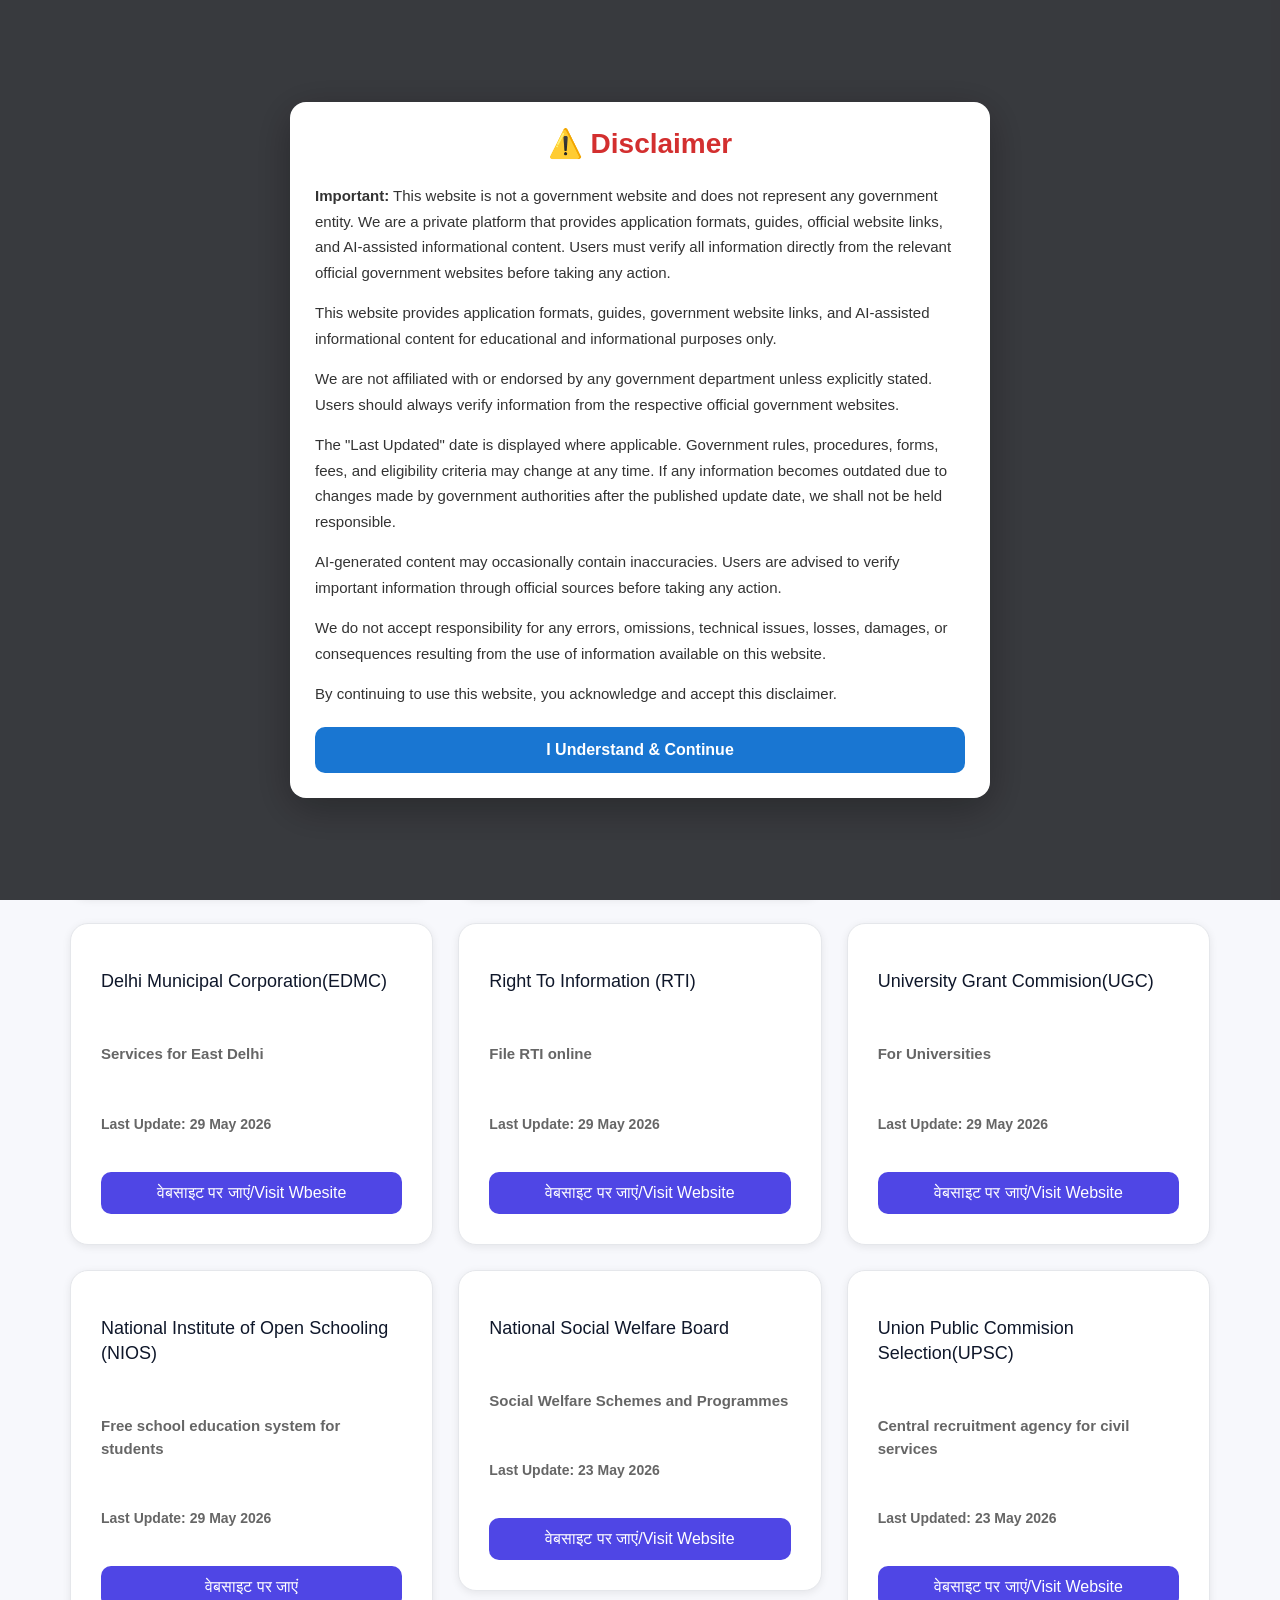
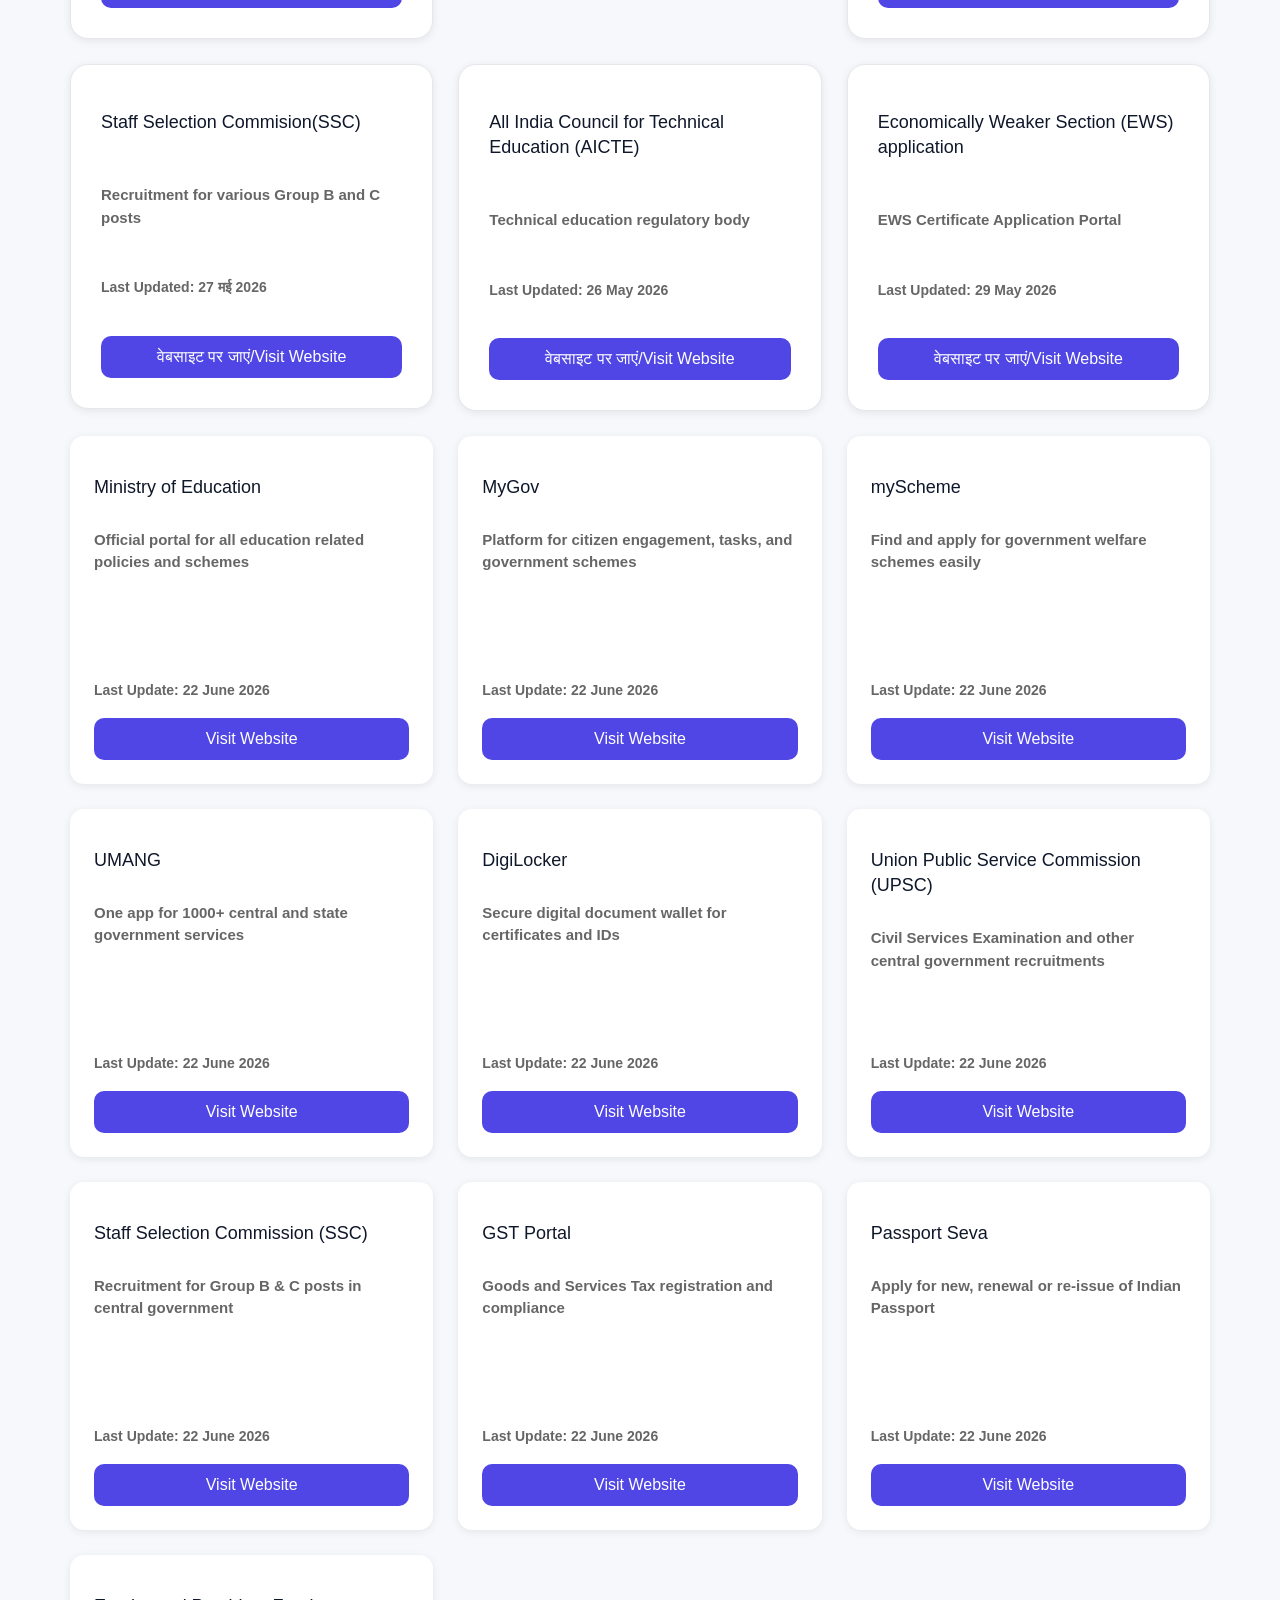
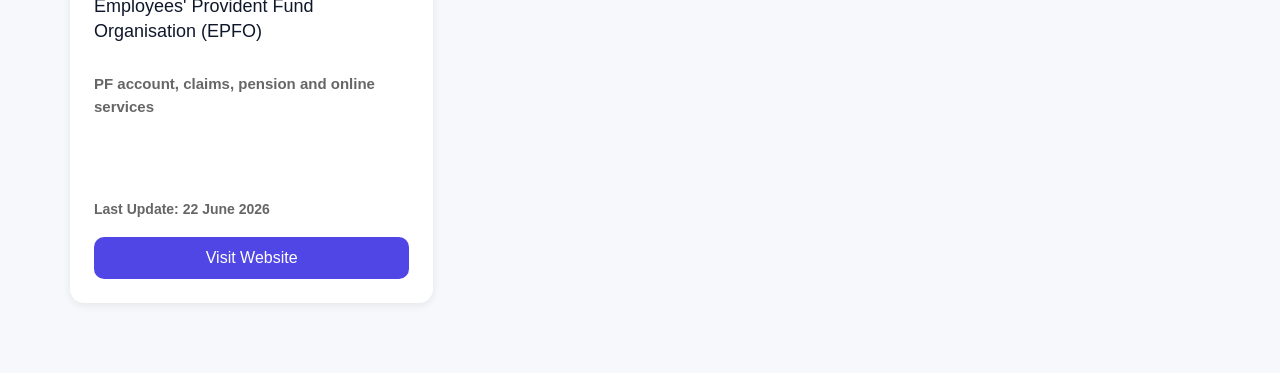
<file: index.html>
<!DOCTYPE html>
<html lang="en">
<head>
    <meta charset="UTF-8">
    <meta name="viewport" content="width=device-width, initial-scale=1.0">
    <title>Sarkaari-Setu+</title>
    <link rel="stylesheet" href="style.css">
</head>
<body>
<!-- Disclaimer Popup -->
<div id="disclaimerOverlay">
    <div id="disclaimerBox">
        <h2>⚠️ Disclaimer</h2>

        <div class="disclaimer-content">
            <p>
    <strong>Important:</strong> This website is not a government website and does not represent any government entity. We are a private platform that provides application formats, guides, official website links, and AI-assisted informational content. Users must verify all information directly from the relevant official government websites before taking any action.
</p>
            <p>
                This website provides application formats, guides, government website links,
                and AI-assisted informational content for educational and informational purposes only.
            </p>

            <p>
                We are not affiliated with or endorsed by any government department unless explicitly stated.
                Users should always verify information from the respective official government websites.
            </p>

            <p>
                The "Last Updated" date is displayed where applicable. Government rules, procedures,
                forms, fees, and eligibility criteria may change at any time. If any information becomes
                outdated due to changes made by government authorities after the published update date,
                we shall not be held responsible.
            </p>

            <p>
                AI-generated content may occasionally contain inaccuracies. Users are advised to verify
                important information through official sources before taking any action.
            </p>

            <p>
                We do not accept responsibility for any errors, omissions, technical issues, losses,
                damages, or consequences resulting from the use of information available on this website.
            </p>

            <p>
                By continuing to use this website, you acknowledge and accept this disclaimer.
            </p>
        </div>

        <button id="acceptDisclaimer">
            I Understand & Continue
        </button>
    </div>
</div>

<style>
#disclaimerOverlay{
    position: fixed;
    inset: 0;
    background: rgba(0,0,0,0.75);
    display: flex;
    justify-content: center;
    align-items: center;
    z-index: 99999;
    padding: 15px;
}

#disclaimerBox{
    background: #fff;
    width: 100%;
    max-width: 700px;
    max-height: 90vh;
    overflow-y: auto;
    border-radius: 16px;
    padding: 25px;
    box-sizing: border-box;
    box-shadow: 0 10px 40px rgba(0,0,0,0.3);
    font-family: Arial, sans-serif;
}

#disclaimerBox h2{
    margin-top: 0;
    text-align: center;
    color: #d32f2f;
    font-size: 28px;
}

.disclaimer-content{
    line-height: 1.7;
    color: #333;
    font-size: 15px;
}

#acceptDisclaimer{
    display: block;
    width: 100%;
    margin-top: 20px;
    padding: 14px;
    border: none;
    border-radius: 10px;
    background: #1976d2;
    color: white;
    font-size: 16px;
    font-weight: bold;
    cursor: pointer;
}

#acceptDisclaimer:hover{
    opacity: 0.9;
}



</style>

<script>

document.getElementById("acceptDisclaimer").addEventListener("click", function() {
    document.getElementById("disclaimerOverlay").style.display = "none";
});

</script>

<!-- Language Popup -->

<div id="languagePopup">
<pre id="name">    <img src="logo.png" alt="logo" height="100px" width="100px"><br>Sarkaari-Setu+</pre>
    <h1>भाषा चुनें / Select Language</h1>
    <p>कृपया अपनी पसंदीदा भाषा चुनें / Please select your preferred language</p>
<div id="buttons">
    <button id="hindiBtn" style="font-weight: lighter;">प्रवेश करें</button>
    <button id="englishBtn" style="font-weight: lighter;"><b>Enter</button>
</div>
</div>

<!-- Website Content -->
<header>

    <div class="logo">
        <i class="fa-regular fa-building"></i>
        <h2><img src="logo.png" alt="logo" height="30px" width="30px">&nbsp;&nbsp;Sarkaari-Setu+</h2>
    </div>
<div id="splusaime">
    <button style="height: 100px;width: 100pxs;" onclick="window.open('splus.html', '_blank', 'noopener,noreferrer')" id="ourAI">
        <img class="splus" src="S+.png" alt="our AI" >
    </button>
    <p>Visit our AI↑↑</p>
</div>
</header>

<div class="tabs">

    <button class="active">
        <i class="fa-regular fa-building"></i>
        Board
    </button>

    <button id="Formatbtn">
        <i class="fa-regular fa-file-lines"></i>
        Formats and Guide
    </button>

</div>
<div class="ALLboards"></div>
<section class="container">

    <div class="search">
        <i class="fa-solid fa-magnifying-glass"></i>
        <input id="searchInput" type="text" placeholder="Find Boards...">
    </div>

    <div class="filters">

        <i class="fa-solid fa-filter filterIcon"></i>

        <button class="selected">All Boards</button>

    </div>

    <h3>12 बोर्ड दिखा रहे हैं</h3>

    <div class="cards">

        <div class="card">

            <h2>Central Board of Secondary Education (CBSE)</h2>

            <p>
               
National-level education board for public and private schools
            </p>

            <span>
                <i class="fa-regular fa-calendar"></i>
                Last updated: 28 May 2026
            </span>

            <button onclick="window.open('https://www.cbse.gov.in', '_blank', 'noopener,noreferrer')">
    वेबसाइट पर जाएं / Visit Website
    <i class="fa-solid fa-arrow-up-right-from-square"></i>
</button>

        </div>

        <div class="card">

            <h2>National Council of Educational Research and Training (NCERT)</h2>

            <p>
                Develops curriculum and educational materials.
            </p>

            <span>
                <i class="fa-regular fa-calendar"></i>
                Last updated: 27 May 2026
            </span>

            <button onclick="window.open('https://ncert.nic.in/textbook.php', '_blank', 'noopener,noreferrer')">
                वेबसाइट पर जाएं/Visit Website
                <i class="fa-solid fa-arrow-up-right-from-square"></i>
            </button>

        </div>

        <div class="card">

            <h2>National Testing Agency (NTA)</h2>

            <p>
                Conducts entrance examinations for higher education institutions.
            </p>

            <span>
                <i class="fa-regular fa-calendar"></i>
                Last Update: 29 May 2026
            </span>

            <button onclick="window.open('https://neet.nta.nic.in', '_blank', 'noopener,noreferrer')">
                वेबसाइट पर जाएं/Visit Website
                <i class="fa-solid fa-arrow-up-right-from-square"></i>
            </button>

        </div>
        <div class="card">
            <h2>Delhi Municipal Corporation(EDMC)</h2>

            <p>Services for East Delhi</p>

            <span>
                <i class="fa-regular fa-calendar"></i>
                Last Update: 29 May 2026
            </span>

            <button onclick="window.open('https://mcdonline.nic.in/portal', '_blank', 'noopener,noreferrer')">
                वेबसाइट पर जाएं/Visit Wbesite
                <i class="fa-solid fa-arrow-up-right-from-square"></i>
            </button>
        </div>
          <div class="card">
            <h2>Right To Information (RTI)</h2>

            <p>File RTI online</p>

            <span>
                <i class="fa-regular fa-calendar"></i>
                Last Update: 29 May 2026
            </span>

            <button onclick="window.open('https://rtionline.gov.in', '_blank', 'noopener,noreferrer')">
                वेबसाइट पर जाएं/Visit Website
                <i class="fa-solid fa-arrow-up-right-from-square"></i>
            </button>
        </div>
          <div class="card">
            <h2>University Grant Commision(UGC)</h2>

            <p>For Universities</p>

            <span>
                <i class="fa-regular fa-calendar"></i>
                Last Update: 29 May 2026
            </span>

            <button onclick="window.open('https://www.ugc.gov.in/', '_blank', 'noopener,noreferrer')">
                वेबसाइट पर जाएं/Visit Website
                <i class="fa-solid fa-arrow-up-right-from-square"></i>
            </button>
        </div>
         <div class="card">
            <h2>National Institute of Open Schooling (NIOS)</h2>

            <p>Free school education system for students</p>

            <span>
                <i class="fa-regular fa-calendar"></i>
                Last Update: 29 May 2026
            </span>

            <button onclick="window.open('https://nios.ac.in', '_blank', 'noopener,noreferrer')">
                वेबसाइट पर जाएं
                <i class="fa-solid fa-arrow-up-right-from-square"></i>
            </button>
        </div>
            <div class="card">
            <h2>National Social Welfare Board</h2>

            <p>Social Welfare Schemes and Programmes</p>

            <span>
                <i class="fa-regular fa-calendar"></i>
                Last Update: 23 May 2026
            </span>

            <button onclick="window.open('https://socialjustice.gov.in/', '_blank', 'noopener,noreferrer')">
                वेबसाइट पर जाएं/Visit Website
                <i class="fa-solid fa-arrow-up-right-from-square"></i>
            </button>
        </div>
          <div class="card">
            <h2>Union Public Commision Selection(UPSC)</h2>

            <p>Central recruitment agency for civil services</p>

            <span>
                <i class="fa-regular fa-calendar"></i>
                Last Updated: 23 May 2026
            </span>

            <button onclick="window.open('https://upsc.gov.in', '_blank', 'noopener,noreferrer')">
                वेबसाइट पर जाएं/Visit Website
                <i class="fa-solid fa-arrow-up-right-from-square"></i>
            </button>
        </div>
         <div class="card">
            <h2>Staff Selection Commision(SSC)</h2>

            <p>Recruitment for various Group B and C posts</p>

            <span>
                <i class="fa-regular fa-calendar"></i>
                Last Updated: 27 मई 2026
            </span>

            <button onclick="window.open('https://ssc.gov.in', '_blank', 'noopener,noreferrer')">
                वेबसाइट पर जाएं/Visit Website
                <i class="fa-solid fa-arrow-up-right-from-square"></i>
            </button>
          </div>
      <div class="card">
            <h2>All India Council for Technical Education (AICTE)</h2>

            <p>Technical education regulatory body</p>

            <span>
                <i class="fa-regular fa-calendar"></i>
                Last Updated: 26 May 2026
            </span>

            <button onclick="window.open('https://www.aicte-india.org', '_blank', 'noopener,noreferrer')">
                वेबसाइट पर जाएं/Visit Website
                <i class="fa-solid fa-arrow-up-right-from-square"></i>
            </button>
          </div>  
          <div class="card">
            <h2>Economically Weaker Section (EWS) application</h2>

            <p>EWS Certificate Application Portal</p>

            <span>
                <i class="fa-regular fa-calendar"></i>
                Last Updated: 29 May 2026
            </span>

            <button onclick="window.open('https://ewsadmissions.delhi.gov.in/', '_blank', 'noopener,noreferrer')">
                वेबसाइट पर जाएं/Visit Website
                <i class="fa-solid fa-arrow-up-right-from-square"></i>
            </button>
          </div>
<!-- 1. Ministry of Education -->
<div class="card-new">
    <h2>Ministry of Education</h2>
    <p>Official portal for all education related policies and schemes</p>
    <span>
        <i class="fa-regular fa-calendar"></i>
        Last Update: 22 June 2026
    </span>
    <button onclick="window.open('https://ewsadmissions.delhi.gov.in/', '_blank', 'noopener,noreferrer')">
        Visit Website
        <i class="fa-solid fa-arrow-up-right-from-square"></i>
    </button>
</div>

<!-- 2. MyGov -->
<div class="card-new">
    <h2>MyGov</h2>
    <p>Platform for citizen engagement, tasks, and government schemes</p>
    <span>
        <i class="fa-regular fa-calendar"></i>
        Last Update: 22 June 2026
    </span>
    <button onclick="window.open('https://www.mygov.in', '_blank', 'noopener,noreferrer')">
        Visit Website
        <i class="fa-solid fa-arrow-up-right-from-square"></i>
    </button>
</div>

<!-- 3. myScheme -->
<div class="card-new">
    <h2>myScheme</h2>
    <p>Find and apply for government welfare schemes easily</p>
    <span>
        <i class="fa-regular fa-calendar"></i>
        Last Update: 22 June 2026
    </span>
    <button onclick="window.open('https://www.myscheme.gov.in', '_blank', 'noopener,noreferrer')">
        Visit Website
        <i class="fa-solid fa-arrow-up-right-from-square"></i>
    </button>
</div>

<!-- 4. UMANG -->
<div class="card-new">
    <h2>UMANG</h2>
    <p>One app for 1000+ central and state government services</p>
    <span>
        <i class="fa-regular fa-calendar"></i>
        Last Update: 22 June 2026
    </span>
    <button onclick="window.open('https://web.umang.gov.in', '_blank', 'noopener,noreferrer')">
        Visit Website
        <i class="fa-solid fa-arrow-up-right-from-square"></i>
    </button>
</div>

<!-- 5. DigiLocker -->
<div class="card-new">
    <h2>DigiLocker</h2>
    <p>Secure digital document wallet for certificates and IDs</p>
    <span>
        <i class="fa-regular fa-calendar"></i>
        Last Update: 22 June 2026
    </span>
    <button onclick="window.open('https://www.digilocker.gov.in', '_blank', 'noopener,noreferrer')">
        Visit Website
        <i class="fa-solid fa-arrow-up-right-from-square"></i>
    </button>
</div>

<!-- 6. UPSC -->
<div class="card-new">
    <h2>Union Public Service Commission (UPSC)</h2>
    <p>Civil Services Examination and other central government recruitments</p>
    <span>
        <i class="fa-regular fa-calendar"></i>
        Last Update: 22 June 2026
    </span>
    <button onclick="window.open('https://upsc.gov.in', '_blank', 'noopener,noreferrer')">
        Visit Website
        <i class="fa-solid fa-arrow-up-right-from-square"></i>
    </button>
</div>

<!-- 7. Staff Selection Commission (SSC) -->
<div class="card-new">
    <h2>Staff Selection Commission (SSC)</h2>
    <p>Recruitment for Group B & C posts in central government</p>
    <span>
        <i class="fa-regular fa-calendar"></i>
        Last Update: 22 June 2026
    </span>
    <button onclick="window.open('https://ssc.gov.in', '_blank', 'noopener,noreferrer')">
        Visit Website
        <i class="fa-solid fa-arrow-up-right-from-square"></i>
    </button>
</div>

<!-- 8. GST Portal -->
<div class="card-new">
    <h2>GST Portal</h2>
    <p>Goods and Services Tax registration and compliance</p>
    <span>
        <i class="fa-regular fa-calendar"></i>
        Last Update: 22 June 2026
    </span>
    <button onclick="window.open('https://www.gst.gov.in/help/returns', '_blank', 'noopener,noreferrer')">
        Visit Website
        <i class="fa-solid fa-arrow-up-right-from-square"></i>
    </button>
</div>

<!-- 9. Passport Seva -->
<div class="card-new">
    <h2>Passport Seva</h2>
    <p>Apply for new, renewal or re-issue of Indian Passport</p>
    <span>
        <i class="fa-regular fa-calendar"></i>
        Last Update: 22 June 2026
    </span>
    <button onclick="window.open('https://www.passportindia.gov.in/psp', '_blank', 'noopener,noreferrer')">
        Visit Website
        <i class="fa-solid fa-arrow-up-right-from-square"></i>
    </button>
</div>

<!-- 10. EPFO -->
<div class="card-new">
    <h2>Employees' Provident Fund Organisation (EPFO)</h2>
    <p>PF account, claims, pension and online services</p>
    <span>
        <i class="fa-regular fa-calendar"></i>
        Last Update: 22 June 2026
    </span>
    <button onclick="window.open('https://www.epfindia.gov.in/site_en/', '_blank', 'noopener,noreferrer')">
        Visit Website
        <i class="fa-solid fa-arrow-up-right-from-square"></i>
    </button>
</div>
    </div>

</section>
</div >
<!--the Application Formats-->
<div class="ApplicationS">
<div class="container">


    <!-- Search Box -->
    <div class="search-boxtwo" >
        <i class="fas fa-search"></i>
        <input type="text" placeholder="Search application formats..." height="200px" width="500px" id="formatsearch">
    </div><br><br>

    <p class="count" style="color: #555555;font-weight: bold;">Showing 12 formats</p>

    <!-- Cards -->  
    <div class="cards-grid">

        <div class="card">
            <div class="icon-box">
                <i class="far fa-file-alt"></i>
            </div>

            <div class="card-content">
                <h3 id="formatsh">Birth Certificate Application</h3>
                <span class="category" id="formatsspan">Civic Services</span>
                <p id="fp">Application format for obtaining birth certificate</p>

                <button class="download-btn" onclick="window.open('birthcertificateformat.html', '_blank', 'noopener,noreferrer')">
                    <i class="fas fa-download"></i>
                    See Format
                </button>
            </div>
        </div>

        <div class="card">
            <div class="icon-box">
                <i class="far fa-file-alt"></i>
            </div>

            <div class="card-content">
                <h3>Income Certificate Application</h3>
                <span class="category">Civic Services</span>
                <p>Application format for income certificate</p>

                <button class="download-btn" onclick="window.open('incomecert.html', '_blank', 'noopener,noreferrer')">
                    <i class="fas fa-download"></i>
                    Download Format
                </button>
            </div>
        </div>

        <div class="card">
            <div class="icon-box">
                <i class="far fa-file-alt"></i>
            </div>

            <div class="card-content">
                <h3>Domicile Certificate Application</h3>
                <span class="category">Civic Services</span>
                <p>Application format for domicile certificate</p>

                <button class="download-btn" onclick="window.open('domicilecertificate.html', '_blank', 'noopener,noreferrer')">
                    <i class="fas fa-download"></i>
                    Download Format
                </button>
            </div>
        </div>

        <div class="card">
            <div class="icon-box">
                <i class="far fa-file-alt"></i>
            </div>

            <div class="card-content">
                <h3>RTI Application Form</h3>
                <span class="category">Information</span>
                <p>Right to Information application format</p>

                <button class="download-btn" onclick="window.open('rti.html', '_blank', 'noopener,noreferrer')">
                    <i class="fas fa-download"></i>
                    Download Format
                </button>
            </div>
        </div>
<!-- EWS Card -->
<div class="card">
    <div class="icon-box">
        <i class="far fa-file-alt"></i>
    </div>

    <div class="card-content">
        <h3>EWS Guide</h3>
        <span class="category">Citizen Service</span>
        <p>Learn how to apply for an EWS Certificate.</p>

        <button class="download-btn" onclick="window.open('ews.html', '_blank', 'noopener,noreferrer')">
            <i class="fas fa-download"></i>
            Download Guide
        </button>
    </div>
</div>

<!-- EDMC Card -->
<div class="card">
    <div class="icon-box">
        <i class="far fa-file-alt"></i>
    </div>

    <div class="card-content">
        <h3>EDMC Guide</h3>
        <span class="category">Government Service</span>
        <p>Step-by-step guide for EDMC-related services.</p>

        <button class="download-btn" onclick="window.open('edmc.html', '_blank', 'noopener,noreferrer')">
            <i class="fas fa-download"></i>
            Download Guide
        </button>
    </div>
</div>

<!-- UGC Card -->
<div class="card">
    <div class="icon-box">
        <i class="far fa-file-alt"></i>
    </div>

    <div class="card-content">
        <h3>UGC Guide</h3>
        <span class="category">Education</span>
        <p>Information and application guide for UGC services.</p>

        <button class="download-btn" onclick="window.open('domicilecertificate.html', '_blank', 'noopener,noreferrer')">
            <i class="fas fa-download"></i>
            Download Guide
        </button>
    </div>
</div>
<!-- Card 19 -->
<div class="card">
    <div class="icon-box"><i class="far fa-file-alt"></i></div>
    <div class="card-content">
        <h3>Death Certificate Application</h3>
        <span class="category">Citizen Service</span>
        <p>Application format for obtaining a death certificate.</p>
        <button class="download-btn" onclick="window.open('deathcert.html', '_blank', 'noopener,noreferrer')">
            <i class="fas fa-download"></i> View Format
        </button>
    </div>
</div>

<!-- Card 20 -->
<div class="card">
    <div class="icon-box"><i class="far fa-file-alt"></i></div>
    <div class="card-content">
        <h3>Marriage Registration Application</h3>
        <span class="category">Citizen Service</span>
        <p>Application format for marriage registration.</p>
        <button class="download-btn" onclick="window.open('marriagecert.html', '_blank', 'noopener,noreferrer')">
            <i class="fas fa-download"></i> View Format
        </button>
    </div>
</div>

<!-- Card 21 -->
<div class="card">
    <div class="icon-box"><i class="far fa-file-alt"></i></div>
    <div class="card-content">
        <h3>Property Tax Mutation Application</h3>
        <span class="category">Property Service</span>
        <p>Application format for property tax mutation.</p>
        <button class="download-btn" onclick="window.open('propertytaxmut.html', '_blank', 'noopener,noreferrer')">
            <i class="fas fa-download"></i> View Format
        </button>
    </div>
</div>

<!-- Card 22 -->
<div class="card">
    <div class="icon-box"><i class="far fa-file-alt"></i></div>
    <div class="card-content">
        <h3>Water Connection Application</h3>
        <span class="category">Utility Service</span>
        <p>Application format for a new water connection.</p>
        <button class="download-btn" onclick="window.open('waterconnectionapplication.html', '_blank', 'noopener,noreferrer')">
            <i class="fas fa-download"></i> View Format
        </button>
    </div>
</div>

<!-- Card 23 -->
<div class="card">
    <div class="icon-box"><i class="far fa-file-alt"></i></div>
    <div class="card-content">
        <h3>Sewer Connection Application</h3>
        <span class="category">Utility Service</span>
        <p>Application format for a sewer connection.</p>
        <button class="download-btn" onclick="window.open('sewerconnectionapplication.html', '_blank', 'noopener,noreferrer')">
            <i class="fas fa-download"></i> View Format
        </button>
    </div>
</div>

<!-- Card 24 -->
<div class="card">
    <div class="icon-box"><i class="far fa-file-alt"></i></div>
    <div class="card-content">
        <h3>Trade License Application</h3>
        <span class="category">Business Service</span>
        <p>Application format for a trade license.</p>
        <button class="download-btn" onclick="window.open('tradelicenseapplication.html', '_blank', 'noopener,noreferrer')">
            <i class="fas fa-download"></i> View Format
        </button>
    </div>
</div>

<!-- Card 25 -->
<div class="card">
    <div class="icon-box"><i class="far fa-file-alt"></i></div>
    <div class="card-content">
        <h3>Health Trade License Application</h3>
        <span class="category">Business Service</span>
        <p>Application format for a health trade license.</p>
        <button class="download-btn" onclick="window.open('health-trade-license.html', '_blank', 'noopener,noreferrer')">
            <i class="fas fa-download"></i> View Format
        </button>
    </div>
</div>

<!-- Card 26 -->
<div class="card">
    <div class="icon-box"><i class="far fa-file-alt"></i></div>
    <div class="card-content">
        <h3>Building Plan Approval Application</h3>
        <span class="category">Building Service</span>
        <p>Application format for building plan approval.</p>
        <button class="download-btn" onclick="window.open('building-plan.html', '_blank', 'noopener,noreferrer')">
            <i class="fas fa-download"></i> View Format
        </button>
    </div>
</div>

<!-- Card 27 -->
<div class="card">
    <div class="icon-box"><i class="far fa-file-alt"></i></div>
    <div class="card-content">
        <h3>Property Transfer Application</h3>
        <span class="category">Property Service</span>
        <p>Application format for property transfer/mutation.</p>
        <button class="download-btn" onclick="window.open('property-transfer.html', '_blank', 'noopener,noreferrer')">
            <i class="fas fa-download"></i> View Format
        </button>
    </div>
</div>

<!-- Card 28 -->
<div class="card">
    <div class="icon-box"><i class="far fa-file-alt"></i></div>
    <div class="card-content">
        <h3>House Tax Correction Application</h3>
        <span class="category">Property Service</span>
        <p>Application format for house tax correction.</p>
        <button class="download-btn" onclick="window.open('house-tax-correction.html', '_blank', 'noopener,noreferrer')"">
            <i class="fas fa-download"></i> View Format
        </button>
    </div>
</div>

<!-- Card 29 -->
<div class="card">
    <div class="icon-box"><i class="far fa-file-alt"></i></div>
    <div class="card-content">
        <h3>Property Tax Rebate Application</h3>
        <span class="category">Property Service</span>
        <p>Application format for property tax rebate.</p>
        <button class="download-btn" onclick="window.open('property-tax-rebate.html', '_blank', 'noopener,noreferrer')">
            <i class="fas fa-download"></i> View Format
        </button>
    </div>
</div>

<!-- Card 30 -->
<div class="card">
    <div class="icon-box"><i class="far fa-file-alt"></i></div>
    <div class="card-content">
        <h3>Encroachment Complaint</h3>
        <span class="category">Complaint</span>
        <p>Application format to report encroachment.</p>
        <button class="download-btn" onclick="window.open('enroachment.html', '_blank', 'noopener,noreferrer')">
            <i class="fas fa-download"></i> View Format
        </button>
    </div>
</div>

<!-- Card 31 -->
<div class="card">
    <div class="icon-box"><i class="far fa-file-alt"></i></div>
    <div class="card-content">
        <h3>Sanitation Complaint</h3>
        <span class="category">Complaint</span>
        <p>Application format for sanitation complaints.</p>
        <button class="download-btn" onclick="window.location.href='sanitation.html'">
            <i class="fas fa-download"></i> View Format
        </button>
    </div>
</div>

<!-- Card 32 -->
<div class="card">
    <div class="icon-box"><i class="far fa-file-alt"></i></div>
    <div class="card-content">
        <h3>Street Light Complaint</h3>
        <span class="category">Complaint</span>
        <p>Application format for street light complaints.</p>
        <button class="download-btn" onclick="window.open('street-light.html', '_blank', 'noopener,noreferrer')">
            <i class="fas fa-download"></i> View Format
        </button>
    </div>
</div>

<!-- Card 33 -->
<div class="card">
    <div class="icon-box"><i class="far fa-file-alt"></i></div>
    <div class="card-content">
        <h3>Garbage Collection Complaint</h3>
        <span class="category">Complaint</span>
        <p>Application format for garbage collection issues.</p>
        <button class="download-btn" onclick="window.open('garbage.html', '_blank', 'noopener,noreferrer')">
            <i class="fas fa-download"></i> View Format
        </button>
    </div>
</div>

<!-- Card 34 -->
<div class="card">
    <div class="icon-box"><i class="far fa-file-alt"></i></div>
    <div class="card-content">
        <h3>Stray Animal Complaint</h3>
        <span class="category">Complaint</span>
        <p>Application format for stray animal complaints.</p>
        <button class="download-btn" onclick="window.open('stray-animal.html', '_blank', 'noopener,noreferrer')">
            <i class="fas fa-download"></i> View Format
        </button>
    </div>
</div>

<!-- Card 35 -->
<div class="card">
    <div class="icon-box"><i class="far fa-file-alt"></i></div>
    <div class="card-content">
        <h3>Park Maintenance Complaint</h3>
        <span class="category">Complaint</span>
        <p>Application format for park maintenance requests.</p>
        <button class="download-btn" onclick="window.open('park-maintenance.html', '_blank', 'noopener,noreferrer')">
            <i class="fas fa-download"></i> View Format
        </button>
    </div>
</div>

<!-- Card 36 -->
<div class="card">
    <div class="icon-box"><i class="far fa-file-alt"></i></div>
    <div class="card-content">
        <h3>Road Repair Complaint</h3>
        <span class="category">Complaint</span>
        <p>Application format for road repair complaints.</p>
        <button class="download-btn" onclick="window.open('road-repair.html', '_blank', 'noopener,noreferrer')"">
            <i class="fas fa-download"></i> View Format
        </button>
    </div>
</div>

<!-- Card 37 -->
<div class="card">
    <div class="icon-box"><i class="far fa-file-alt"></i></div>
    <div class="card-content">
        <h3>Drain Cleaning Complaint</h3>
        <span class="category">Complaint</span>
        <p>Application format for drain cleaning requests.</p>
        <button class="download-btn" onclick="window.open('drain-cleaning.html', '_blank', 'noopener,noreferrer')">
            <i class="fas fa-download"></i> View Format
        </button>
    </div>
</div>

<!-- Card 38 -->
<div class="card">
    <div class="icon-box"><i class="far fa-file-alt"></i></div>
    <div class="card-content">
        <h3>Illegal Construction Complaint</h3>
        <span class="category">Complaint</span>
        <p>Application format to report illegal construction.</p>
        <button class="download-btn" onclick="window.open('illegal-construction.html', '_blank', 'noopener,noreferrer')">
            <i class="fas fa-download"></i> View Format
        </button>
    </div>
</div>

<!-- Card 39 -->
<div class="card">
    <div class="icon-box"><i class="far fa-file-alt"></i></div>
    <div class="card-content">
        <h3>Shop Registration Application</h3>
        <span class="category">Business Service</span>
        <p>Application format for shop registration.</p>
        <button class="download-btn" onclick="window.open('shop-registration.html', '_blank', 'noopener,noreferrer')">
            <i class="fas fa-download"></i> View Format
        </button>
    </div>
</div>

<!-- Card 40 -->
<div class="card">
    <div class="icon-box"><i class="far fa-file-alt"></i></div>
    <div class="card-content">
        <h3>Hawker/Vendor License Application</h3>
        <span class="category">Business Service</span>
        <p>Application format for hawker/vendor license.</p>
        <button class="download-btn" onclick="window.open('hawker-license.html', '_blank', 'noopener,noreferrer')">
            <i class="fas fa-download"></i> View Format
        </button>
    </div>
</div>

<!-- Card 41 -->
<div class="card">
    <div class="icon-box"><i class="far fa-file-alt"></i></div>
    <div class="card-content">
        <h3>Advertisement Permission Application</h3>
        <span class="category">Business Service</span>
        <p>Application format for advertisement permission.</p>
        <button class="download-btn" onclick="window.open('advertisement.html', '_blank', 'noopener,noreferrer')">
            <i class="fas fa-download"></i> View Format
        </button>
    </div>
</div>

<!-- Card 42 -->
<div class="card">
    <div class="icon-box"><i class="far fa-file-alt"></i></div>
    <div class="card-content">
        <h3>Community Hall Booking</h3>
        <span class="category">Public Service</span>
        <p>Application format for community hall booking.</p>
        <button class="download-btn" onclick="window.open('community-hall.html', '_blank', 'noopener,noreferrer')">
            <i class="fas fa-download"></i> View Format
        </button>
    </div>
</div>

<!-- Card 43 -->
<div class="card">
    <div class="icon-box"><i class="far fa-file-alt"></i></div>
    <div class="card-content">
        <h3>Water Tanker Booking</h3>
        <span class="category">Utility Service</span>
        <p>Application format for water tanker booking.</p>
        <button class="download-btn" onclick="window.open('water-tanker.html', '_blank', 'noopener,noreferrer')">
            <i class="fas fa-download"></i> View Format
        </button>
    </div>
</div>

<!-- Card 44 -->
<div class="card">
    <div class="icon-box"><i class="far fa-file-alt"></i></div>
    <div class="card-content">
        <h3>RTI Application</h3>
        <span class="category">Information</span>
        <p>Application format under the Right to Information Act.</p>
        <button class="download-btn" onclick="window.open('rti.html', '_blank', 'noopener,noreferrer')">
            <i class="fas fa-download"></i> View Format
        </button>
    </div>
</div>

<!-- Card 45 -->
<div class="card">
    <div class="icon-box"><i class="far fa-file-alt"></i></div>
    <div class="card-content">
        <h3>Grievance/Complaint Application</h3>
        <span class="category">Complaint</span>
        <p>General grievance and complaint application format.</p>
        <button class="download-btn" onclick="window.open('grievance.html', '_blank', 'noopener,noreferrer')">
            <i class="fas fa-download"></i> View Format
        </button>
    </div>
</div>

<!-- Card 46 -->
<div class="card">
    <div class="icon-box"><i class="far fa-file-alt"></i></div>
    <div class="card-content">
        <h3>Name Correction in Birth Certificate</h3>
        <span class="category">Citizen Service</span>
        <p>Application format for name correction in birth certificate.</p>
        <button class="download-btn" onclick="window.open('birth-name-correction.html', '_blank', 'noopener,noreferrer')">
            <i class="fas fa-download"></i> View Format
        </button>
    </div>
</div>

<!-- Card 47 -->
<div class="card">
    <div class="icon-box"><i class="far fa-file-alt"></i></div>
    <div class="card-content">
        <h3>Address Correction in Municipal Records</h3>
        <span class="category">Citizen Service</span>
        <p>Application format for address correction in municipal records.</p>
        <button class="download-btn" onclick="window.open('address-correction.html', '_blank', 'noopener,noreferrer')">
            <i class="fas fa-download"></i> View Format
        </button>
    </div>
</div>
    </div>

</div>
</div>
<script src="script.js"></script>

</body>
</html>
</file>
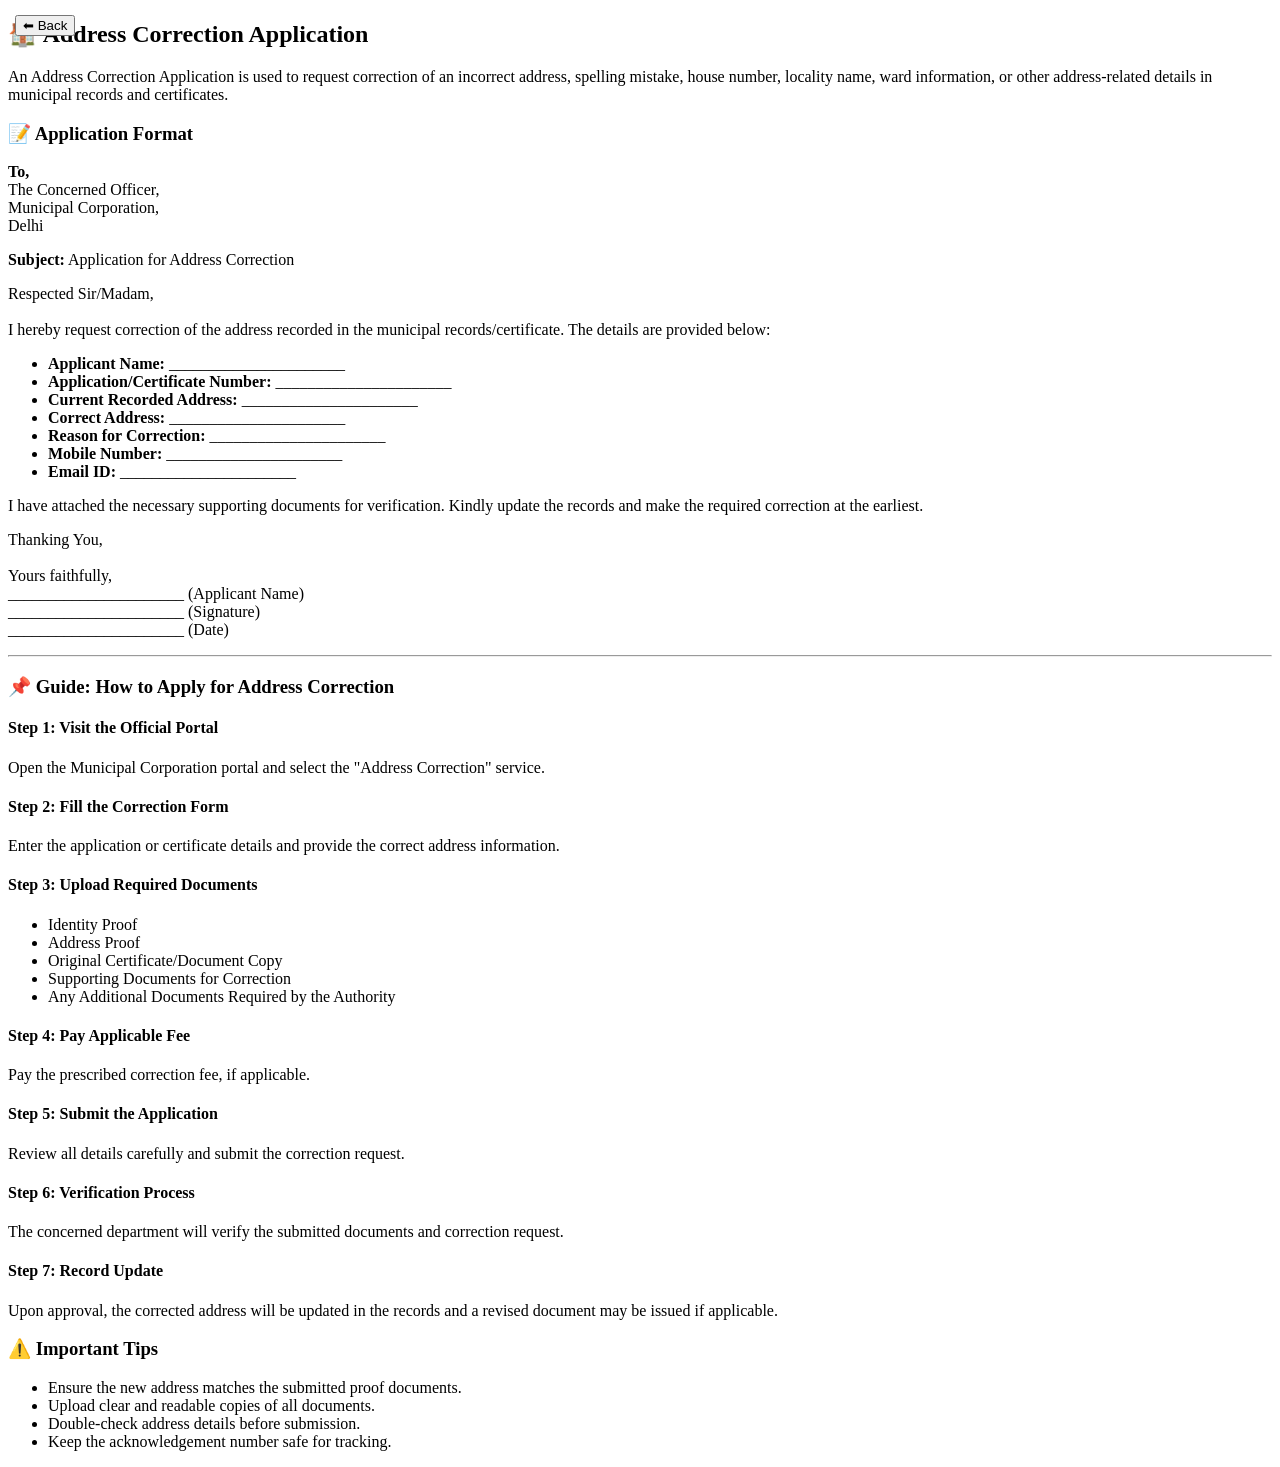
<file: address-correction.html>
<!DOCTYPE html>
<html lang="en">
<head>
    <meta charset="UTF-8">
    <meta name="viewport" content="width=device-width, initial-scale=1.0">
    <title>Document</title>
</head>
<body>
    <div style="position: fixed; top: 15px; left: 15px; z-index: 1000;">
    <button onclick="window.location.href='index.html'">⬅ Back</button>
</div>

<div class="application">
    <h2>🏠 Address Correction Application</h2>

    <p>
        An Address Correction Application is used to request correction of an
        incorrect address, spelling mistake, house number, locality name, ward
        information, or other address-related details in municipal records and
        certificates.
    </p>

    <h3>📝 Application Format</h3>

    <p><b>To,</b><br>
    The Concerned Officer,<br>
    Municipal Corporation,<br>
    Delhi</p>

    <p><b>Subject:</b> Application for Address Correction</p>

    <p>
        Respected Sir/Madam,<br><br>

        I hereby request correction of the address recorded in the municipal
        records/certificate. The details are provided below:
    </p>

    <ul>
        <li><b>Applicant Name:</b> ______________________</li>
        <li><b>Application/Certificate Number:</b> ______________________</li>
        <li><b>Current Recorded Address:</b> ______________________</li>
        <li><b>Correct Address:</b> ______________________</li>
        <li><b>Reason for Correction:</b> ______________________</li>
        <li><b>Mobile Number:</b> ______________________</li>
        <li><b>Email ID:</b> ______________________</li>
    </ul>

    <p>
        I have attached the necessary supporting documents for verification.
        Kindly update the records and make the required correction at the earliest.
    </p>

    <p>
        Thanking You,<br><br>

        Yours faithfully,<br>
        ______________________ (Applicant Name)<br>
        ______________________ (Signature)<br>
        ______________________ (Date)
    </p>

    <hr>

    <h3>📌 Guide: How to Apply for Address Correction</h3>

    <h4>Step 1: Visit the Official Portal</h4>
    <p>
        Open the Municipal Corporation portal and select the
        "Address Correction" service.
    </p>

    <h4>Step 2: Fill the Correction Form</h4>
    <p>
        Enter the application or certificate details and provide the correct
        address information.
    </p>

    <h4>Step 3: Upload Required Documents</h4>
    <ul>
        <li>Identity Proof</li>
        <li>Address Proof</li>
        <li>Original Certificate/Document Copy</li>
        <li>Supporting Documents for Correction</li>
        <li>Any Additional Documents Required by the Authority</li>
    </ul>

    <h4>Step 4: Pay Applicable Fee</h4>
    <p>
        Pay the prescribed correction fee, if applicable.
    </p>

    <h4>Step 5: Submit the Application</h4>
    <p>
        Review all details carefully and submit the correction request.
    </p>

    <h4>Step 6: Verification Process</h4>
    <p>
        The concerned department will verify the submitted documents and
        correction request.
    </p>

    <h4>Step 7: Record Update</h4>
    <p>
        Upon approval, the corrected address will be updated in the records
        and a revised document may be issued if applicable.
    </p>

    <h3>⚠️ Important Tips</h3>

    <ul>
        <li>Ensure the new address matches the submitted proof documents.</li>
        <li>Upload clear and readable copies of all documents.</li>
        <li>Double-check address details before submission.</li>
        <li>Keep the acknowledgement number safe for tracking.</li>
    </ul>
</div>
</body>
</html>
</file>
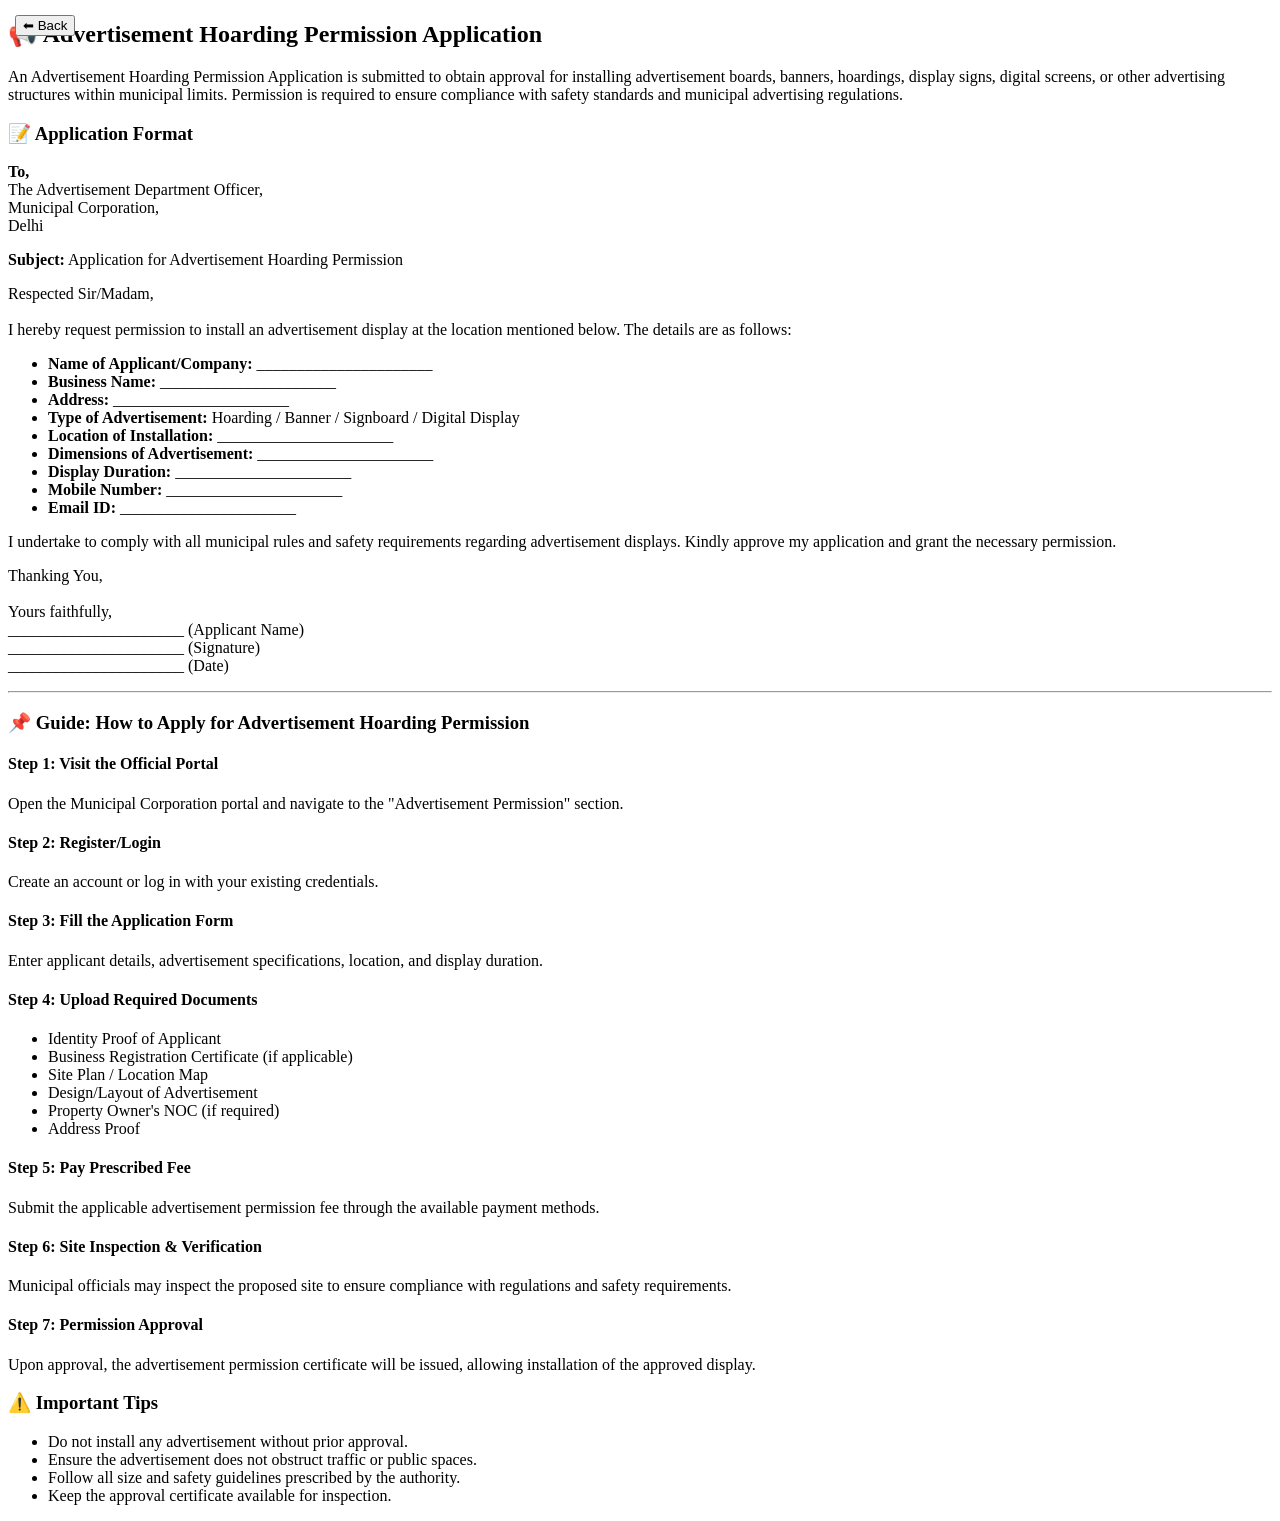
<file: advertisement.html>
<!DOCTYPE html>
<html lang="en">
<head>
    <meta charset="UTF-8">
    <meta name="viewport" content="width=device-width, initial-scale=1.0">
    <title>Document</title>
</head>
<body>
    <div style="position: fixed; top: 15px; left: 15px; z-index: 1000;">
    <button onclick="window.location.href='index.html'">⬅ Back</button>
</div>

<div class="application">
    <h2>📢 Advertisement Hoarding Permission Application</h2>

    <p>
        An Advertisement Hoarding Permission Application is submitted to obtain
        approval for installing advertisement boards, banners, hoardings,
        display signs, digital screens, or other advertising structures within
        municipal limits. Permission is required to ensure compliance with
        safety standards and municipal advertising regulations.
    </p>

    <h3>📝 Application Format</h3>

    <p><b>To,</b><br>
    The Advertisement Department Officer,<br>
    Municipal Corporation,<br>
    Delhi</p>

    <p><b>Subject:</b> Application for Advertisement Hoarding Permission</p>

    <p>
        Respected Sir/Madam,<br><br>

        I hereby request permission to install an advertisement display at the
        location mentioned below. The details are as follows:
    </p>

    <ul>
        <li><b>Name of Applicant/Company:</b> ______________________</li>
        <li><b>Business Name:</b> ______________________</li>
        <li><b>Address:</b> ______________________</li>
        <li><b>Type of Advertisement:</b> Hoarding / Banner / Signboard / Digital Display</li>
        <li><b>Location of Installation:</b> ______________________</li>
        <li><b>Dimensions of Advertisement:</b> ______________________</li>
        <li><b>Display Duration:</b> ______________________</li>
        <li><b>Mobile Number:</b> ______________________</li>
        <li><b>Email ID:</b> ______________________</li>
    </ul>

    <p>
        I undertake to comply with all municipal rules and safety requirements
        regarding advertisement displays. Kindly approve my application and
        grant the necessary permission.
    </p>

    <p>
        Thanking You,<br><br>

        Yours faithfully,<br>
        ______________________ (Applicant Name)<br>
        ______________________ (Signature)<br>
        ______________________ (Date)
    </p>

    <hr>

    <h3>📌 Guide: How to Apply for Advertisement Hoarding Permission</h3>

    <h4>Step 1: Visit the Official Portal</h4>
    <p>
        Open the Municipal Corporation portal and navigate to the
        "Advertisement Permission" section.
    </p>

    <h4>Step 2: Register/Login</h4>
    <p>
        Create an account or log in with your existing credentials.
    </p>

    <h4>Step 3: Fill the Application Form</h4>
    <p>
        Enter applicant details, advertisement specifications, location,
        and display duration.
    </p>

    <h4>Step 4: Upload Required Documents</h4>
    <ul>
        <li>Identity Proof of Applicant</li>
        <li>Business Registration Certificate (if applicable)</li>
        <li>Site Plan / Location Map</li>
        <li>Design/Layout of Advertisement</li>
        <li>Property Owner's NOC (if required)</li>
        <li>Address Proof</li>
    </ul>

    <h4>Step 5: Pay Prescribed Fee</h4>
    <p>
        Submit the applicable advertisement permission fee through the
        available payment methods.
    </p>

    <h4>Step 6: Site Inspection & Verification</h4>
    <p>
        Municipal officials may inspect the proposed site to ensure compliance
        with regulations and safety requirements.
    </p>

    <h4>Step 7: Permission Approval</h4>
    <p>
        Upon approval, the advertisement permission certificate will be issued,
        allowing installation of the approved display.
    </p>

    <h3>⚠️ Important Tips</h3>

    <ul>
        <li>Do not install any advertisement without prior approval.</li>
        <li>Ensure the advertisement does not obstruct traffic or public spaces.</li>
        <li>Follow all size and safety guidelines prescribed by the authority.</li>
        <li>Keep the approval certificate available for inspection.</li>
    </ul>
</div>
</body>
</html>
</file>
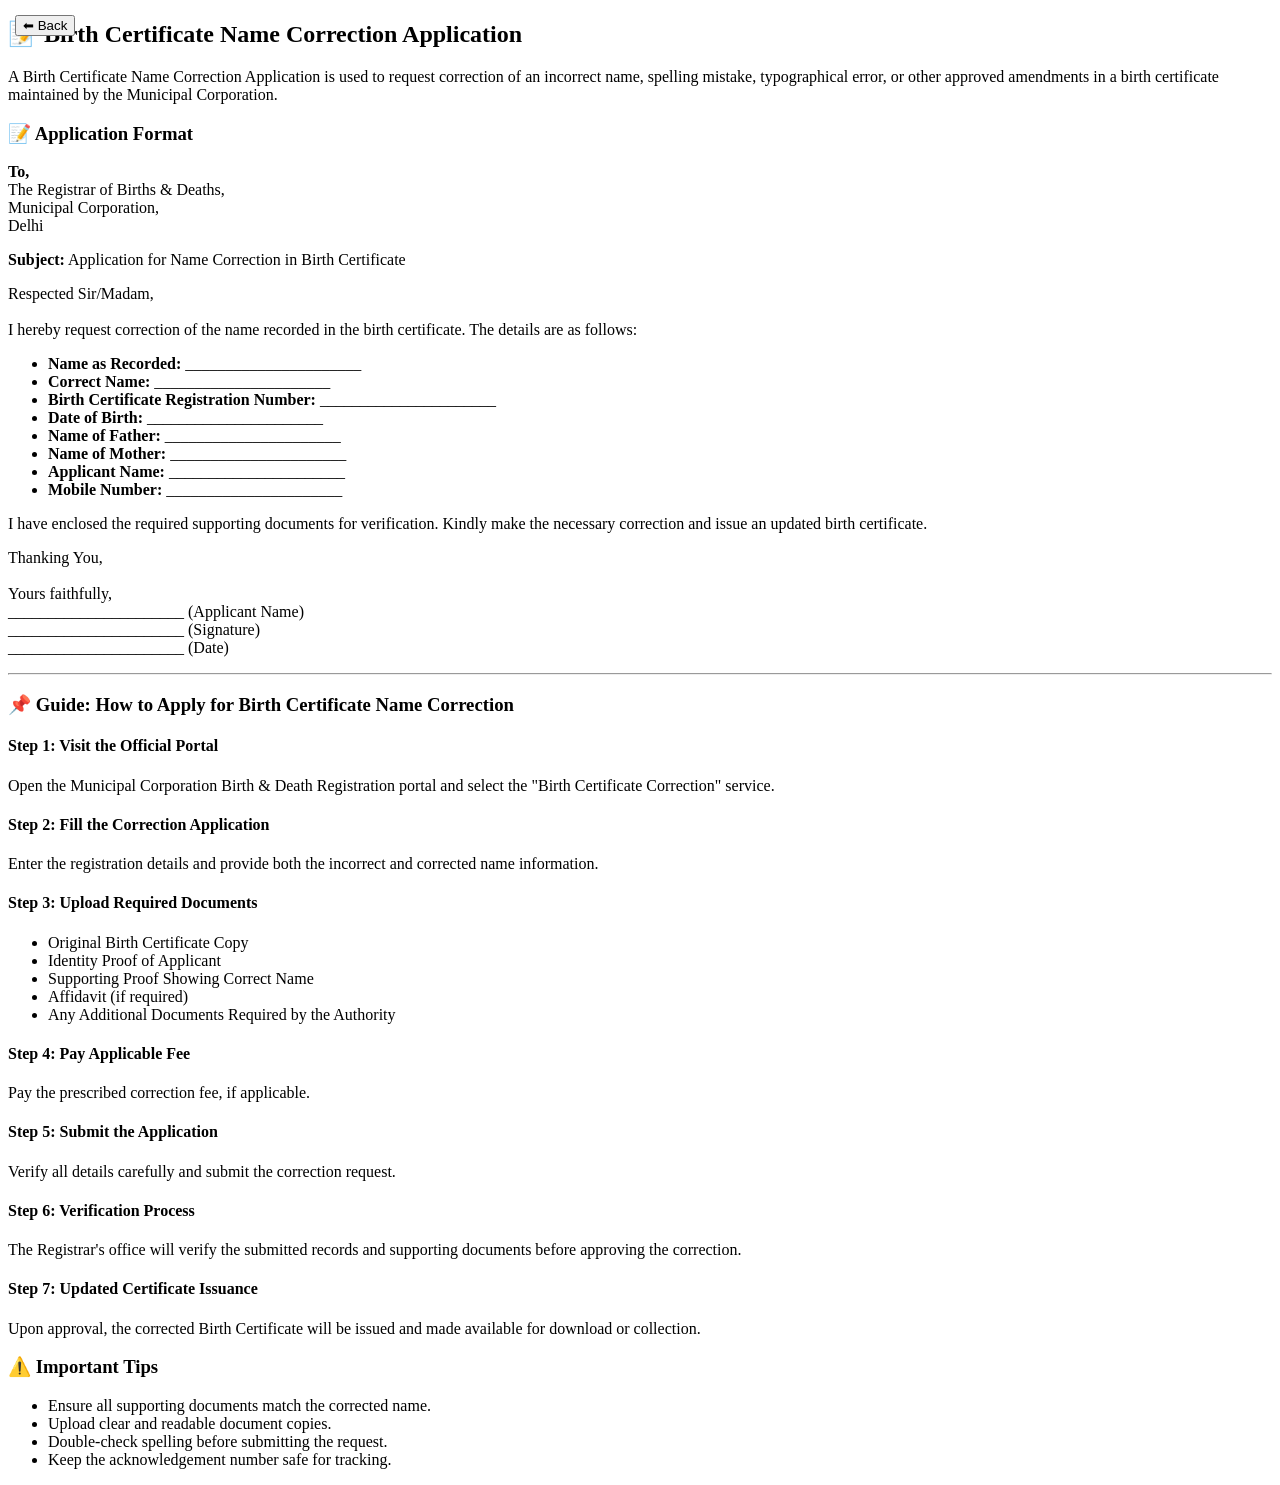
<file: birth-name-correction.html>
<!DOCTYPE html>
<html lang="en">
<head>
    <meta charset="UTF-8">
    <meta name="viewport" content="width=device-width, initial-scale=1.0">
    <title>Document</title>
</head>
<body>
    <div style="position: fixed; top: 15px; left: 15px; z-index: 1000;">
    <button onclick="window.location.href='index.html'">⬅ Back</button>
</div>

<div class="application">
    <h2>📝 Birth Certificate Name Correction Application</h2>

    <p>
        A Birth Certificate Name Correction Application is used to request
        correction of an incorrect name, spelling mistake, typographical error,
        or other approved amendments in a birth certificate maintained by the
        Municipal Corporation.
    </p>

    <h3>📝 Application Format</h3>

    <p><b>To,</b><br>
    The Registrar of Births & Deaths,<br>
    Municipal Corporation,<br>
    Delhi</p>

    <p><b>Subject:</b> Application for Name Correction in Birth Certificate</p>

    <p>
        Respected Sir/Madam,<br><br>

        I hereby request correction of the name recorded in the birth certificate.
        The details are as follows:
    </p>

    <ul>
        <li><b>Name as Recorded:</b> ______________________</li>
        <li><b>Correct Name:</b> ______________________</li>
        <li><b>Birth Certificate Registration Number:</b> ______________________</li>
        <li><b>Date of Birth:</b> ______________________</li>
        <li><b>Name of Father:</b> ______________________</li>
        <li><b>Name of Mother:</b> ______________________</li>
        <li><b>Applicant Name:</b> ______________________</li>
        <li><b>Mobile Number:</b> ______________________</li>
    </ul>

    <p>
        I have enclosed the required supporting documents for verification.
        Kindly make the necessary correction and issue an updated birth certificate.
    </p>

    <p>
        Thanking You,<br><br>

        Yours faithfully,<br>
        ______________________ (Applicant Name)<br>
        ______________________ (Signature)<br>
        ______________________ (Date)
    </p>

    <hr>

    <h3>📌 Guide: How to Apply for Birth Certificate Name Correction</h3>

    <h4>Step 1: Visit the Official Portal</h4>
    <p>
        Open the Municipal Corporation Birth & Death Registration portal and
        select the "Birth Certificate Correction" service.
    </p>

    <h4>Step 2: Fill the Correction Application</h4>
    <p>
        Enter the registration details and provide both the incorrect and
        corrected name information.
    </p>

    <h4>Step 3: Upload Required Documents</h4>
    <ul>
        <li>Original Birth Certificate Copy</li>
        <li>Identity Proof of Applicant</li>
        <li>Supporting Proof Showing Correct Name</li>
        <li>Affidavit (if required)</li>
        <li>Any Additional Documents Required by the Authority</li>
    </ul>

    <h4>Step 4: Pay Applicable Fee</h4>
    <p>
        Pay the prescribed correction fee, if applicable.
    </p>

    <h4>Step 5: Submit the Application</h4>
    <p>
        Verify all details carefully and submit the correction request.
    </p>

    <h4>Step 6: Verification Process</h4>
    <p>
        The Registrar's office will verify the submitted records and supporting
        documents before approving the correction.
    </p>

    <h4>Step 7: Updated Certificate Issuance</h4>
    <p>
        Upon approval, the corrected Birth Certificate will be issued and made
        available for download or collection.
    </p>

    <h3>⚠️ Important Tips</h3>

    <ul>
        <li>Ensure all supporting documents match the corrected name.</li>
        <li>Upload clear and readable document copies.</li>
        <li>Double-check spelling before submitting the request.</li>
        <li>Keep the acknowledgement number safe for tracking.</li>
    </ul>
</div>
</body>
</html>
</file>
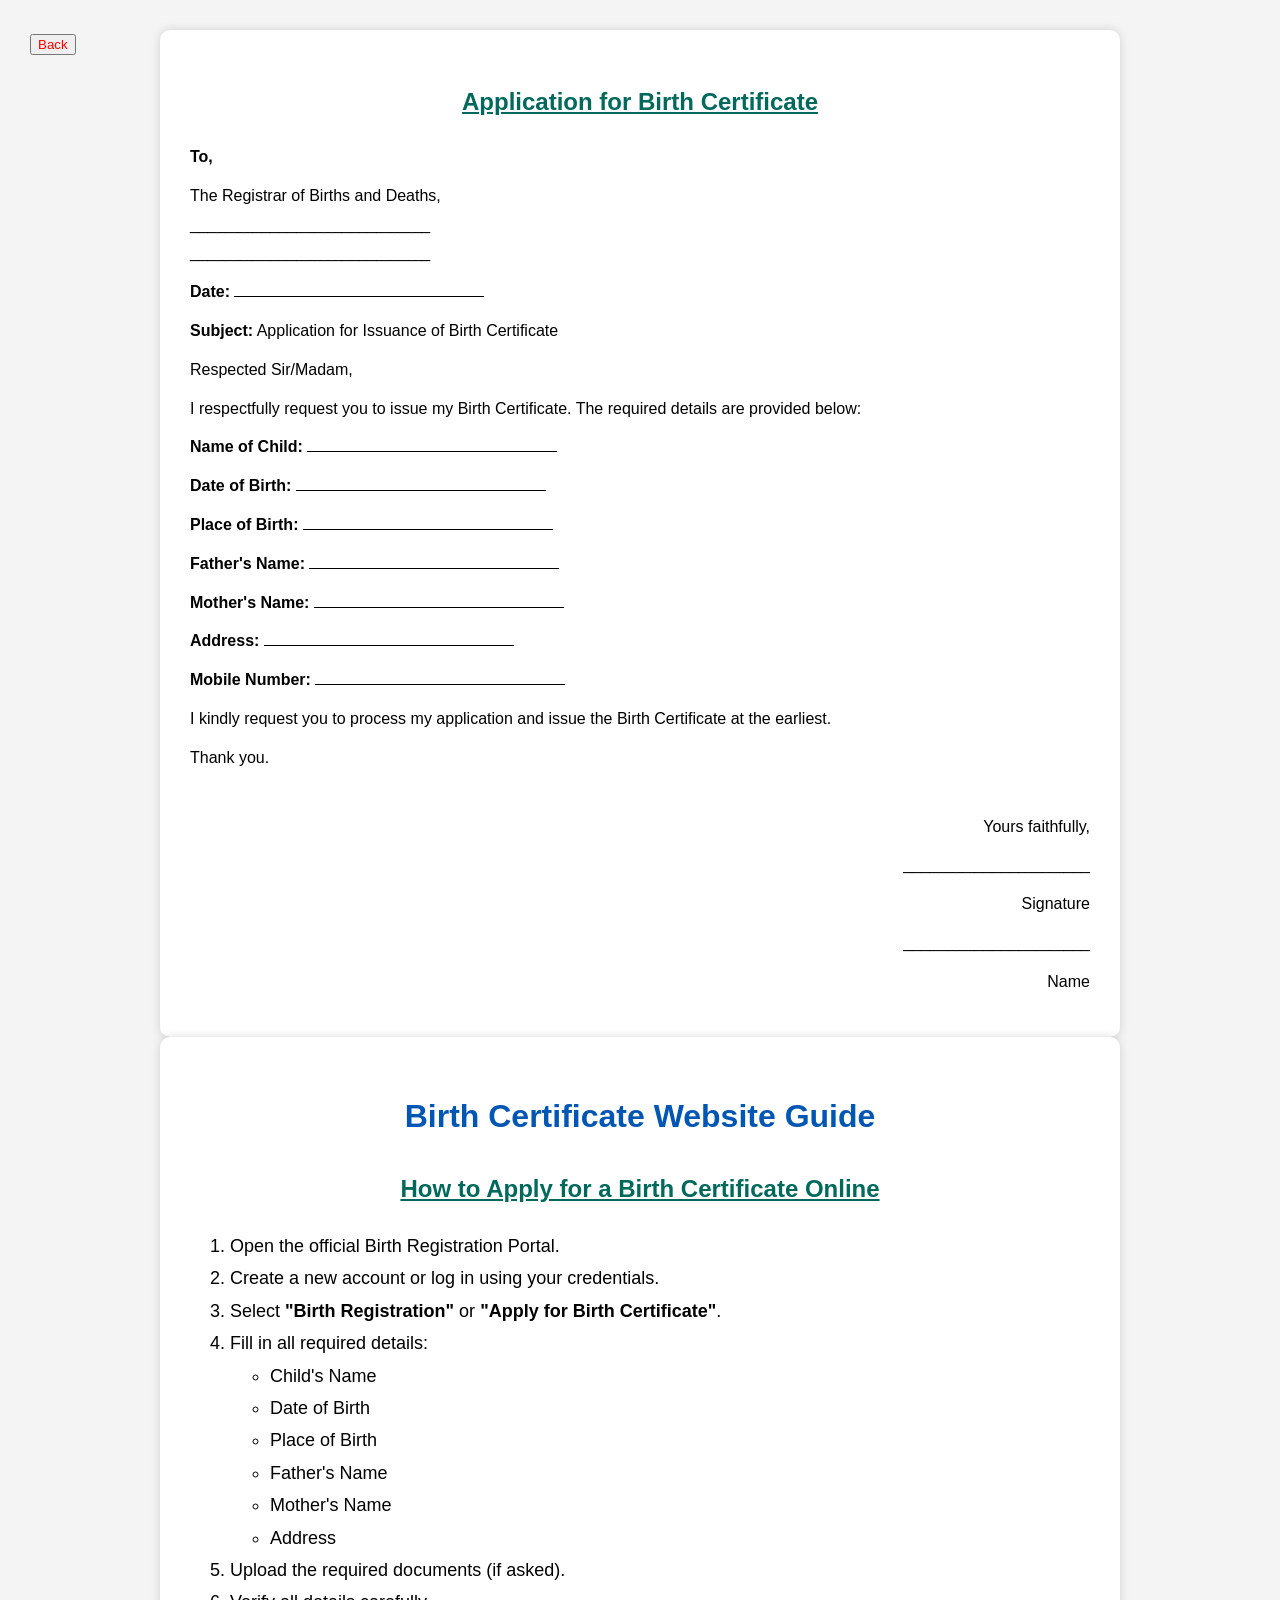
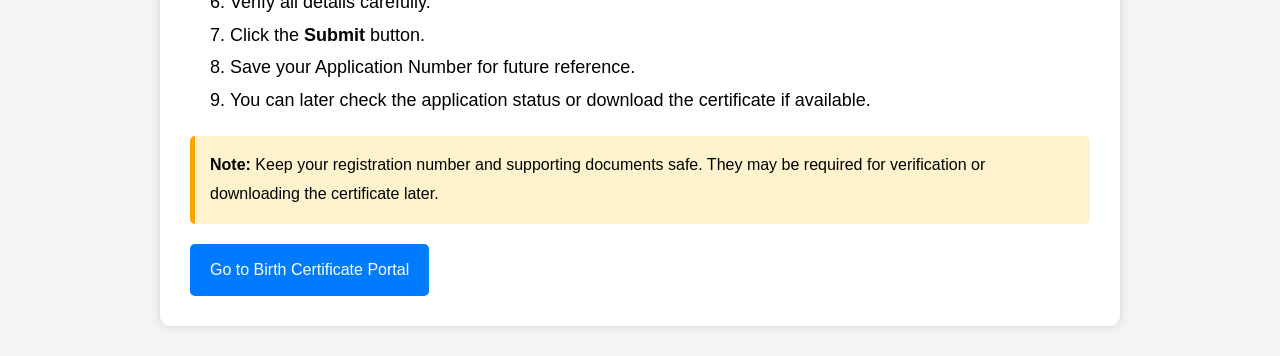
<file: birthcertificateformat.html>
<!DOCTYPE html>
<html lang="en">
<head>
    <meta charset="UTF-8">
    <meta name="viewport" content="width=device-width, initial-scale=1.0">
    <title>Birth Certificate Application Format</title>
    <style>
        body {
            font-family: Arial, sans-serif;
            margin: 40px;
            line-height: 1.8;
            background-color: #f8f8f8;
        }

        .container {
            max-width: 800px;
            margin: auto;
            background: white;
            padding: 30px;
            border-radius: 10px;
            box-shadow: 0 0 10px rgba(0,0,0,0.1);
        }

        h2 {
            text-align: center;
            text-decoration: underline;
        }

        p {
            margin: 10px 0;
        }

        .field {
            display: inline-block;
            min-width: 250px;
            border-bottom: 1px solid black;
        }

        .signature {
            margin-top: 40px;
            text-align: right;
        }
        #back{
            height: 100px;
            width: 100%;
            position: fixed;
        }
        #backbtn{
color: red;
        }
    </style>
</head>
<body>
<div id="back">
    <button id="backbtn" onclick="window.location.href='index.html'">Back</button>
</div>
<div class="container">
    <h2>Application for Birth Certificate</h2>

    <p><strong>To,</strong></p>
    <p>
        The Registrar of Births and Deaths,<br>
        ___________________________<br>
        ___________________________
    </p>

    <p><strong>Date:</strong> <span class="field"></span></p>

    <p><strong>Subject:</strong> Application for Issuance of Birth Certificate</p>

    <p>Respected Sir/Madam,</p>

    <p>
        I respectfully request you to issue my Birth Certificate.
        The required details are provided below:
    </p>

    <p><strong>Name of Child:</strong> <span class="field"></span></p>

    <p><strong>Date of Birth:</strong> <span class="field"></span></p>

    <p><strong>Place of Birth:</strong> <span class="field"></span></p>

    <p><strong>Father's Name:</strong> <span class="field"></span></p>

    <p><strong>Mother's Name:</strong> <span class="field"></span></p>

    <p><strong>Address:</strong> <span class="field"></span></p>

    <p><strong>Mobile Number:</strong> <span class="field"></span></p>

    <p>
        I kindly request you to process my application and issue the
        Birth Certificate at the earliest.
    </p>

    <p>Thank you.</p>

    <div class="signature">
        <p>Yours faithfully,</p>
        <p>_____________________</p>
        <p>Signature</p>
        <p>_____________________</p>
        <p>Name</p>
    </div>
</div>


<style>
    body{
        font-family: Arial, sans-serif;
        background:#f4f4f4;
        margin:0;
        padding:30px;
    }

    .container{
        max-width:900px;
        margin:auto;
        background:white;
        padding:30px;
        border-radius:10px;
        box-shadow:0 0 10px rgba(0,0,0,.15);
    }

    h1{
        text-align:center;
        color:#0056b3;
    }

    h2{
        color:#00695c;
    }

    ol{
        line-height:1.8;
        font-size:18px;
    }

    .note{
        background:#fff3cd;
        border-left:5px solid orange;
        padding:15px;
        margin-top:20px;
        border-radius:5px;
    }

    .btn{
        display:inline-block;
        margin-top:20px;
        padding:12px 20px;
        background:#007bff;
        color:white;
        text-decoration:none;
        border-radius:5px;
    }

    .btn:hover{
        background:#0056b3;
    }
</style>

</head>
<body>

<div class="container">

<h1>Birth Certificate Website Guide</h1>

<h2>How to Apply for a Birth Certificate Online</h2>

<ol>
    <li>Open the official Birth Registration Portal.</li>

    <li>Create a new account or log in using your credentials.</li>

    <li>Select <b>"Birth Registration"</b> or <b>"Apply for Birth Certificate"</b>.</li>

    <li>Fill in all required details:
        <ul>
            <li>Child's Name</li>
            <li>Date of Birth</li>
            <li>Place of Birth</li>
            <li>Father's Name</li>
            <li>Mother's Name</li>
            <li>Address</li>
        </ul>
    </li>

    <li>Upload the required documents (if asked).</li>

    <li>Verify all details carefully.</li>

    <li>Click the <b>Submit</b> button.</li>

    <li>Save your Application Number for future reference.</li>

    <li>You can later check the application status or download the certificate if available.</li>
</ol>

<div class="note">
<b>Note:</b> Keep your registration number and supporting documents safe. They may be required for verification or downloading the certificate later.
</div>

<a href="#" class="btn">Go to Birth Certificate Portal</a>

</div>

</body>
</html>
</file>
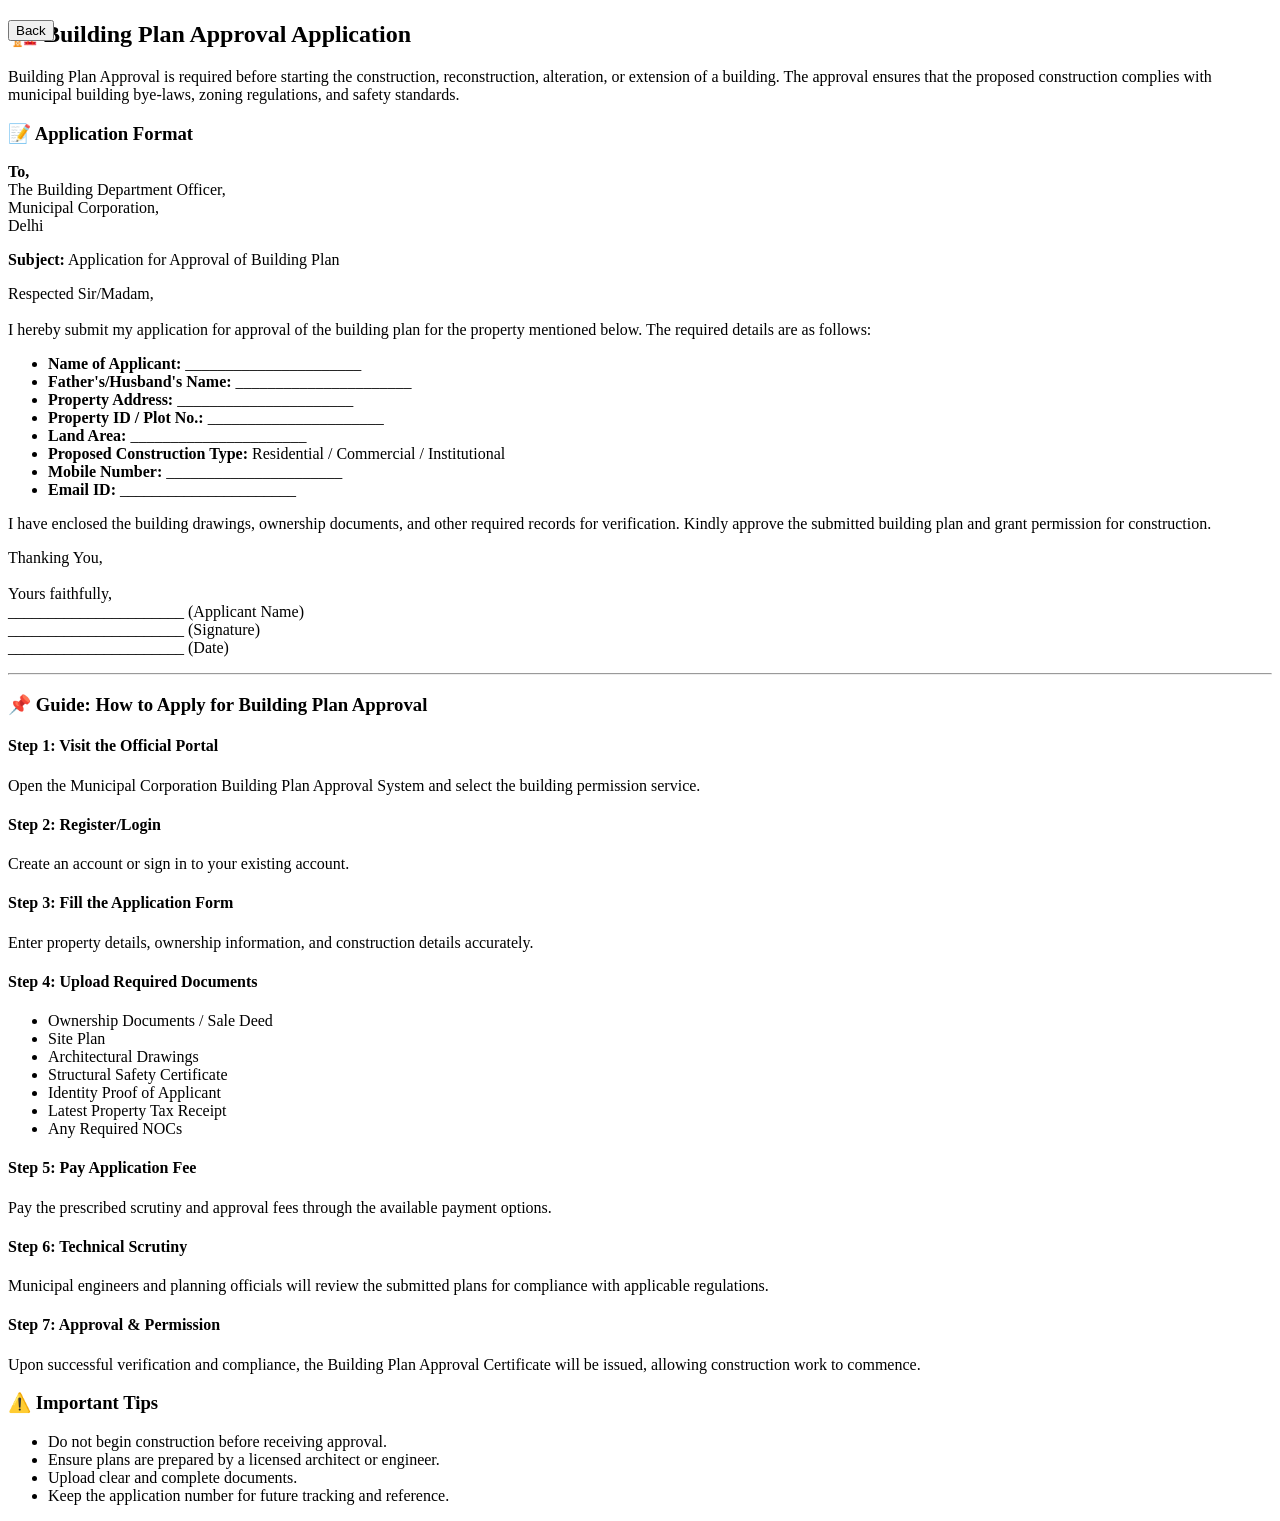
<file: building-plan.html>
<!DOCTYPE html>
<html lang="en">
<head>
    <meta charset="UTF-8">
    <meta name="viewport" content="width=device-width, initial-scale=1.0">
    <title>Document</title>
</head>
<body>
        <div style="position: fixed;">
        <button onclick="window.location.href='index.html'">Back</button>
    </div>
    <div class="application">
    <h2>🏗️ Building Plan Approval Application</h2>

    <p>
        Building Plan Approval is required before starting the construction,
        reconstruction, alteration, or extension of a building. The approval
        ensures that the proposed construction complies with municipal building
        bye-laws, zoning regulations, and safety standards.
    </p>

    <h3>📝 Application Format</h3>

    <p><b>To,</b><br>
    The Building Department Officer,<br>
    Municipal Corporation,<br>
    Delhi</p>

    <p><b>Subject:</b> Application for Approval of Building Plan</p>

    <p>
        Respected Sir/Madam,<br><br>

        I hereby submit my application for approval of the building plan for the
        property mentioned below. The required details are as follows:
    </p>

    <ul>
        <li><b>Name of Applicant:</b> ______________________</li>
        <li><b>Father's/Husband's Name:</b> ______________________</li>
        <li><b>Property Address:</b> ______________________</li>
        <li><b>Property ID / Plot No.:</b> ______________________</li>
        <li><b>Land Area:</b> ______________________</li>
        <li><b>Proposed Construction Type:</b> Residential / Commercial / Institutional</li>
        <li><b>Mobile Number:</b> ______________________</li>
        <li><b>Email ID:</b> ______________________</li>
    </ul>

    <p>
        I have enclosed the building drawings, ownership documents, and other
        required records for verification. Kindly approve the submitted building
        plan and grant permission for construction.
    </p>

    <p>
        Thanking You,<br><br>

        Yours faithfully,<br>
        ______________________ (Applicant Name)<br>
        ______________________ (Signature)<br>
        ______________________ (Date)
    </p>

    <hr>

    <h3>📌 Guide: How to Apply for Building Plan Approval</h3>

    <h4>Step 1: Visit the Official Portal</h4>
    <p>
        Open the Municipal Corporation Building Plan Approval System and select
        the building permission service.
    </p>

    <h4>Step 2: Register/Login</h4>
    <p>
        Create an account or sign in to your existing account.
    </p>

    <h4>Step 3: Fill the Application Form</h4>
    <p>
        Enter property details, ownership information, and construction details
        accurately.
    </p>

    <h4>Step 4: Upload Required Documents</h4>
    <ul>
        <li>Ownership Documents / Sale Deed</li>
        <li>Site Plan</li>
        <li>Architectural Drawings</li>
        <li>Structural Safety Certificate</li>
        <li>Identity Proof of Applicant</li>
        <li>Latest Property Tax Receipt</li>
        <li>Any Required NOCs</li>
    </ul>

    <h4>Step 5: Pay Application Fee</h4>
    <p>
        Pay the prescribed scrutiny and approval fees through the available
        payment options.
    </p>

    <h4>Step 6: Technical Scrutiny</h4>
    <p>
        Municipal engineers and planning officials will review the submitted
        plans for compliance with applicable regulations.
    </p>

    <h4>Step 7: Approval & Permission</h4>
    <p>
        Upon successful verification and compliance, the Building Plan Approval
        Certificate will be issued, allowing construction work to commence.
    </p>

    <h3>⚠️ Important Tips</h3>

    <ul>
        <li>Do not begin construction before receiving approval.</li>
        <li>Ensure plans are prepared by a licensed architect or engineer.</li>
        <li>Upload clear and complete documents.</li>
        <li>Keep the application number for future tracking and reference.</li>
    </ul>
</div>
</body>
</html>
</file>
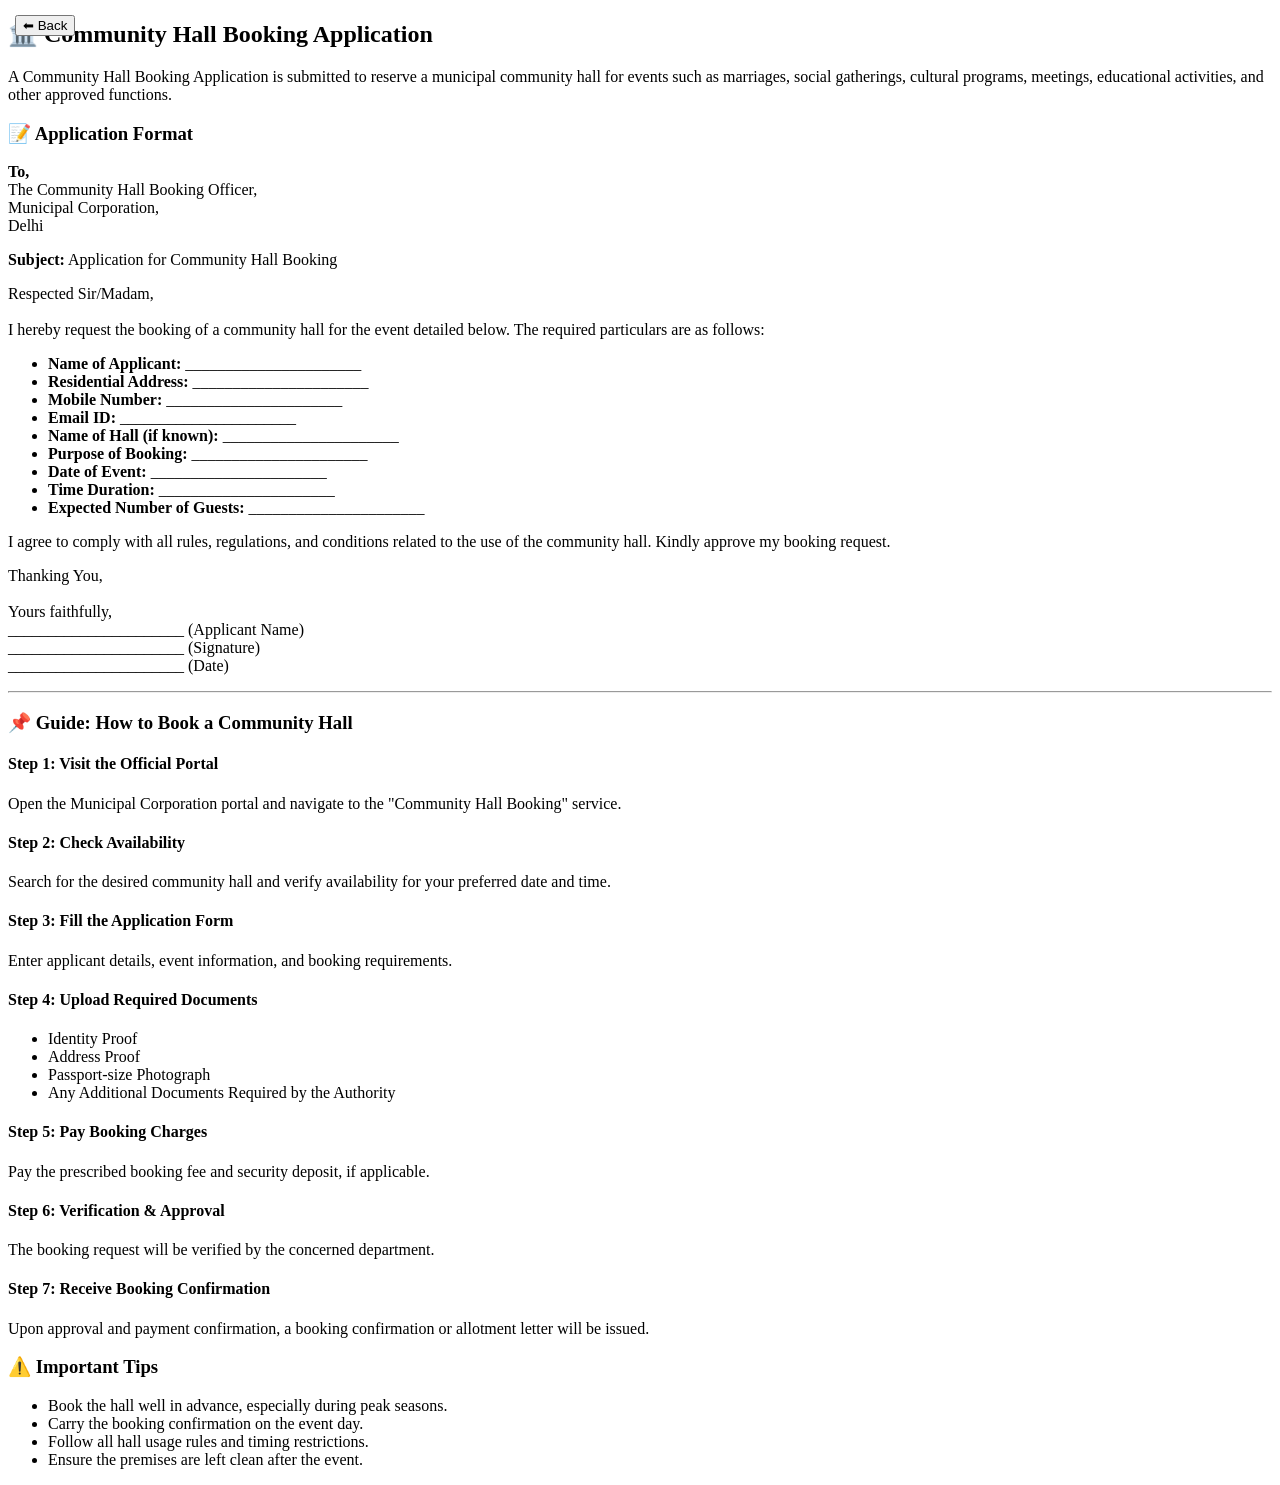
<file: community-hall.html>
<!DOCTYPE html>
<html lang="en">
<head>
    <meta charset="UTF-8">
    <meta name="viewport" content="width=device-width, initial-scale=1.0">
    <title>Document</title>
</head>
<body>
    <div style="position: fixed; top: 15px; left: 15px; z-index: 1000;">
    <button onclick="window.location.href='index.html'">⬅ Back</button>
</div>

<div class="application">
    <h2>🏛️ Community Hall Booking Application</h2>

    <p>
        A Community Hall Booking Application is submitted to reserve a municipal
        community hall for events such as marriages, social gatherings, cultural
        programs, meetings, educational activities, and other approved functions.
    </p>

    <h3>📝 Application Format</h3>

    <p><b>To,</b><br>
    The Community Hall Booking Officer,<br>
    Municipal Corporation,<br>
    Delhi</p>

    <p><b>Subject:</b> Application for Community Hall Booking</p>

    <p>
        Respected Sir/Madam,<br><br>

        I hereby request the booking of a community hall for the event detailed
        below. The required particulars are as follows:
    </p>

    <ul>
        <li><b>Name of Applicant:</b> ______________________</li>
        <li><b>Residential Address:</b> ______________________</li>
        <li><b>Mobile Number:</b> ______________________</li>
        <li><b>Email ID:</b> ______________________</li>
        <li><b>Name of Hall (if known):</b> ______________________</li>
        <li><b>Purpose of Booking:</b> ______________________</li>
        <li><b>Date of Event:</b> ______________________</li>
        <li><b>Time Duration:</b> ______________________</li>
        <li><b>Expected Number of Guests:</b> ______________________</li>
    </ul>

    <p>
        I agree to comply with all rules, regulations, and conditions related
        to the use of the community hall. Kindly approve my booking request.
    </p>

    <p>
        Thanking You,<br><br>

        Yours faithfully,<br>
        ______________________ (Applicant Name)<br>
        ______________________ (Signature)<br>
        ______________________ (Date)
    </p>

    <hr>

    <h3>📌 Guide: How to Book a Community Hall</h3>

    <h4>Step 1: Visit the Official Portal</h4>
    <p>
        Open the Municipal Corporation portal and navigate to the
        "Community Hall Booking" service.
    </p>

    <h4>Step 2: Check Availability</h4>
    <p>
        Search for the desired community hall and verify availability for
        your preferred date and time.
    </p>

    <h4>Step 3: Fill the Application Form</h4>
    <p>
        Enter applicant details, event information, and booking requirements.
    </p>

    <h4>Step 4: Upload Required Documents</h4>
    <ul>
        <li>Identity Proof</li>
        <li>Address Proof</li>
        <li>Passport-size Photograph</li>
        <li>Any Additional Documents Required by the Authority</li>
    </ul>

    <h4>Step 5: Pay Booking Charges</h4>
    <p>
        Pay the prescribed booking fee and security deposit, if applicable.
    </p>

    <h4>Step 6: Verification & Approval</h4>
    <p>
        The booking request will be verified by the concerned department.
    </p>

    <h4>Step 7: Receive Booking Confirmation</h4>
    <p>
        Upon approval and payment confirmation, a booking confirmation or
        allotment letter will be issued.
    </p>

    <h3>⚠️ Important Tips</h3>

    <ul>
        <li>Book the hall well in advance, especially during peak seasons.</li>
        <li>Carry the booking confirmation on the event day.</li>
        <li>Follow all hall usage rules and timing restrictions.</li>
        <li>Ensure the premises are left clean after the event.</li>
    </ul>
</div>
</body>
</html>
</file>
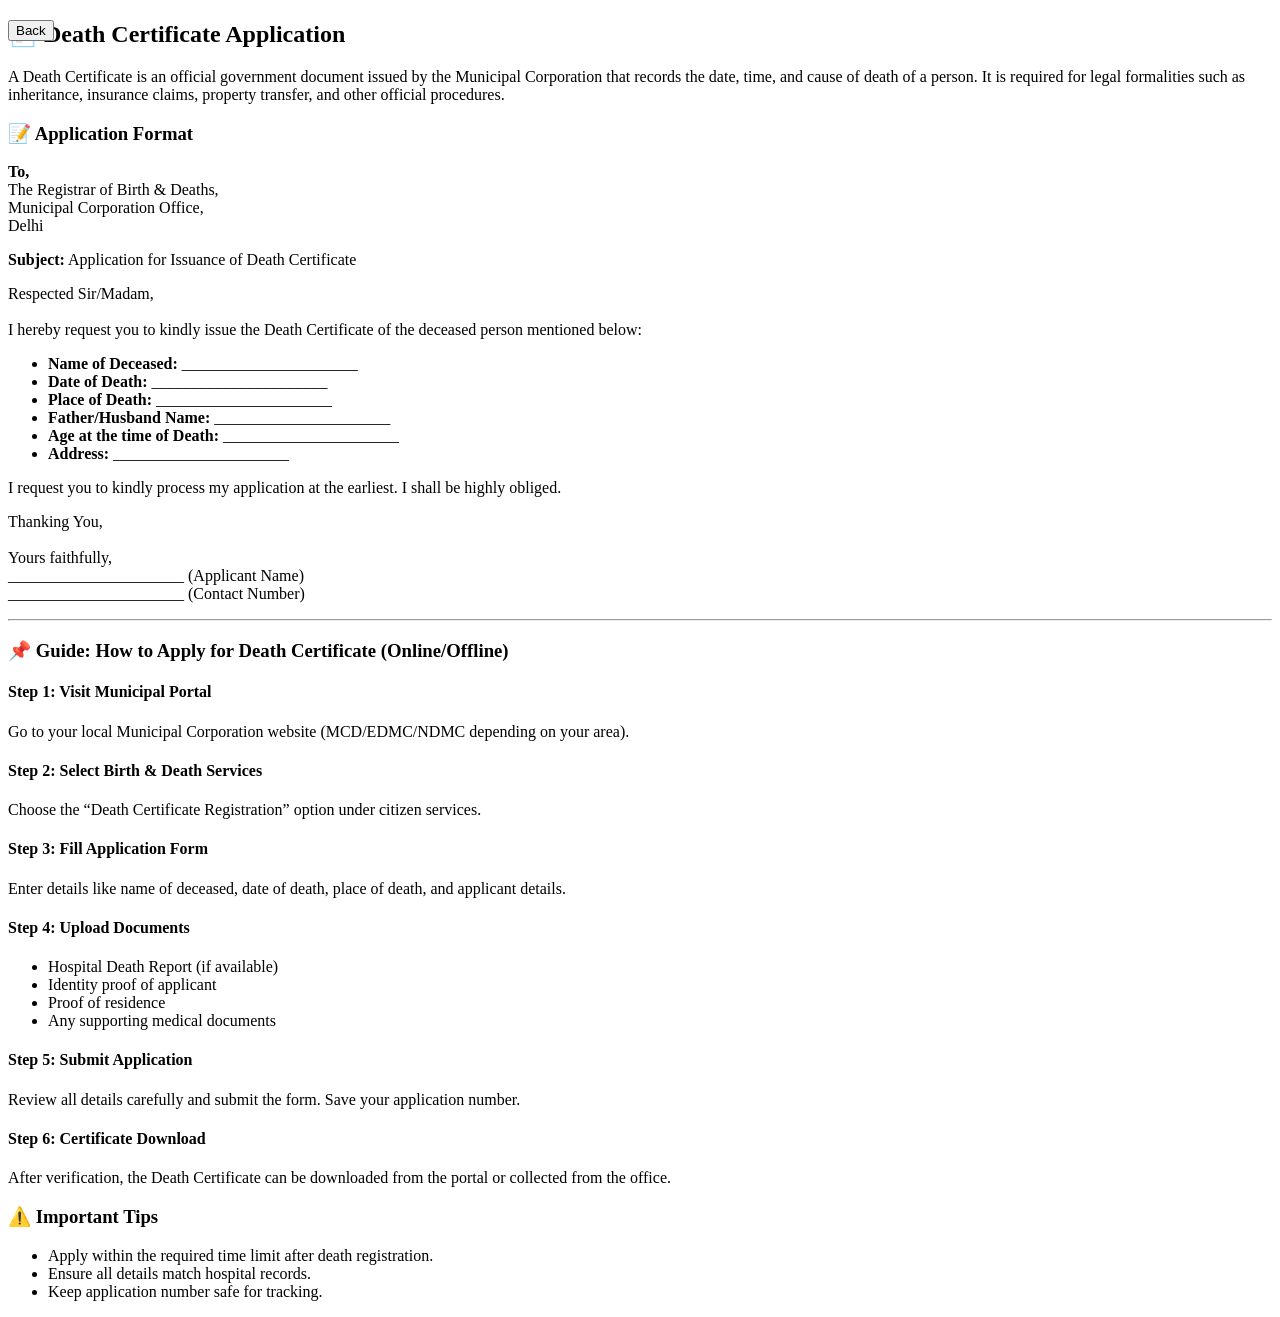
<file: deathcert.html>
<!DOCTYPE html>
<html lang="en">
<head>
    <meta charset="UTF-8">
    <meta name="viewport" content="width=device-width, initial-scale=1.0">
    <title>Death Certificate guide</title>
</head>
<body>
    <div style="position: fixed;">
        <button onclick="window.location.href='index.html'">Back</button>
    </div>
    <div class="application">
    <h2>📄 Death Certificate Application</h2>

    <p>
        A Death Certificate is an official government document issued by the Municipal Corporation
        that records the date, time, and cause of death of a person. It is required for legal
        formalities such as inheritance, insurance claims, property transfer, and other official procedures.
    </p>

    <h3>📝 Application Format</h3>

    <p><b>To,</b><br>
    The Registrar of Birth & Deaths,<br>
    Municipal Corporation Office,<br>
    Delhi</p>

    <p><b>Subject:</b> Application for Issuance of Death Certificate</p>

    <p>
        Respected Sir/Madam,<br><br>

        I hereby request you to kindly issue the Death Certificate of the deceased person mentioned below:
    </p>

    <ul>
        <li><b>Name of Deceased:</b> ______________________</li>
        <li><b>Date of Death:</b> ______________________</li>
        <li><b>Place of Death:</b> ______________________</li>
        <li><b>Father/Husband Name:</b> ______________________</li>
        <li><b>Age at the time of Death:</b> ______________________</li>
        <li><b>Address:</b> ______________________</li>
    </ul>

    <p>
        I request you to kindly process my application at the earliest. I shall be highly obliged.
    </p>

    <p>
        Thanking You,<br><br>

        Yours faithfully,<br>
        ______________________ (Applicant Name)<br>
        ______________________ (Contact Number)
    </p>

    <hr>

    <h3>📌 Guide: How to Apply for Death Certificate (Online/Offline)</h3>

    <h4>Step 1: Visit Municipal Portal</h4>
    <p>
        Go to your local Municipal Corporation website (MCD/EDMC/NDMC depending on your area).
    </p>

    <h4>Step 2: Select Birth & Death Services</h4>
    <p>
        Choose the “Death Certificate Registration” option under citizen services.
    </p>

    <h4>Step 3: Fill Application Form</h4>
    <p>
        Enter details like name of deceased, date of death, place of death, and applicant details.
    </p>

    <h4>Step 4: Upload Documents</h4>
    <ul>
        <li>Hospital Death Report (if available)</li>
        <li>Identity proof of applicant</li>
        <li>Proof of residence</li>
        <li>Any supporting medical documents</li>
    </ul>

    <h4>Step 5: Submit Application</h4>
    <p>
        Review all details carefully and submit the form. Save your application number.
    </p>

    <h4>Step 6: Certificate Download</h4>
    <p>
        After verification, the Death Certificate can be downloaded from the portal or collected from the office.
    </p>

    <h3>⚠️ Important Tips</h3>
    <ul>
        <li>Apply within the required time limit after death registration.</li>
        <li>Ensure all details match hospital records.</li>
        <li>Keep application number safe for tracking.</li>
    </ul>
</div>
</body>
</html>
</file>
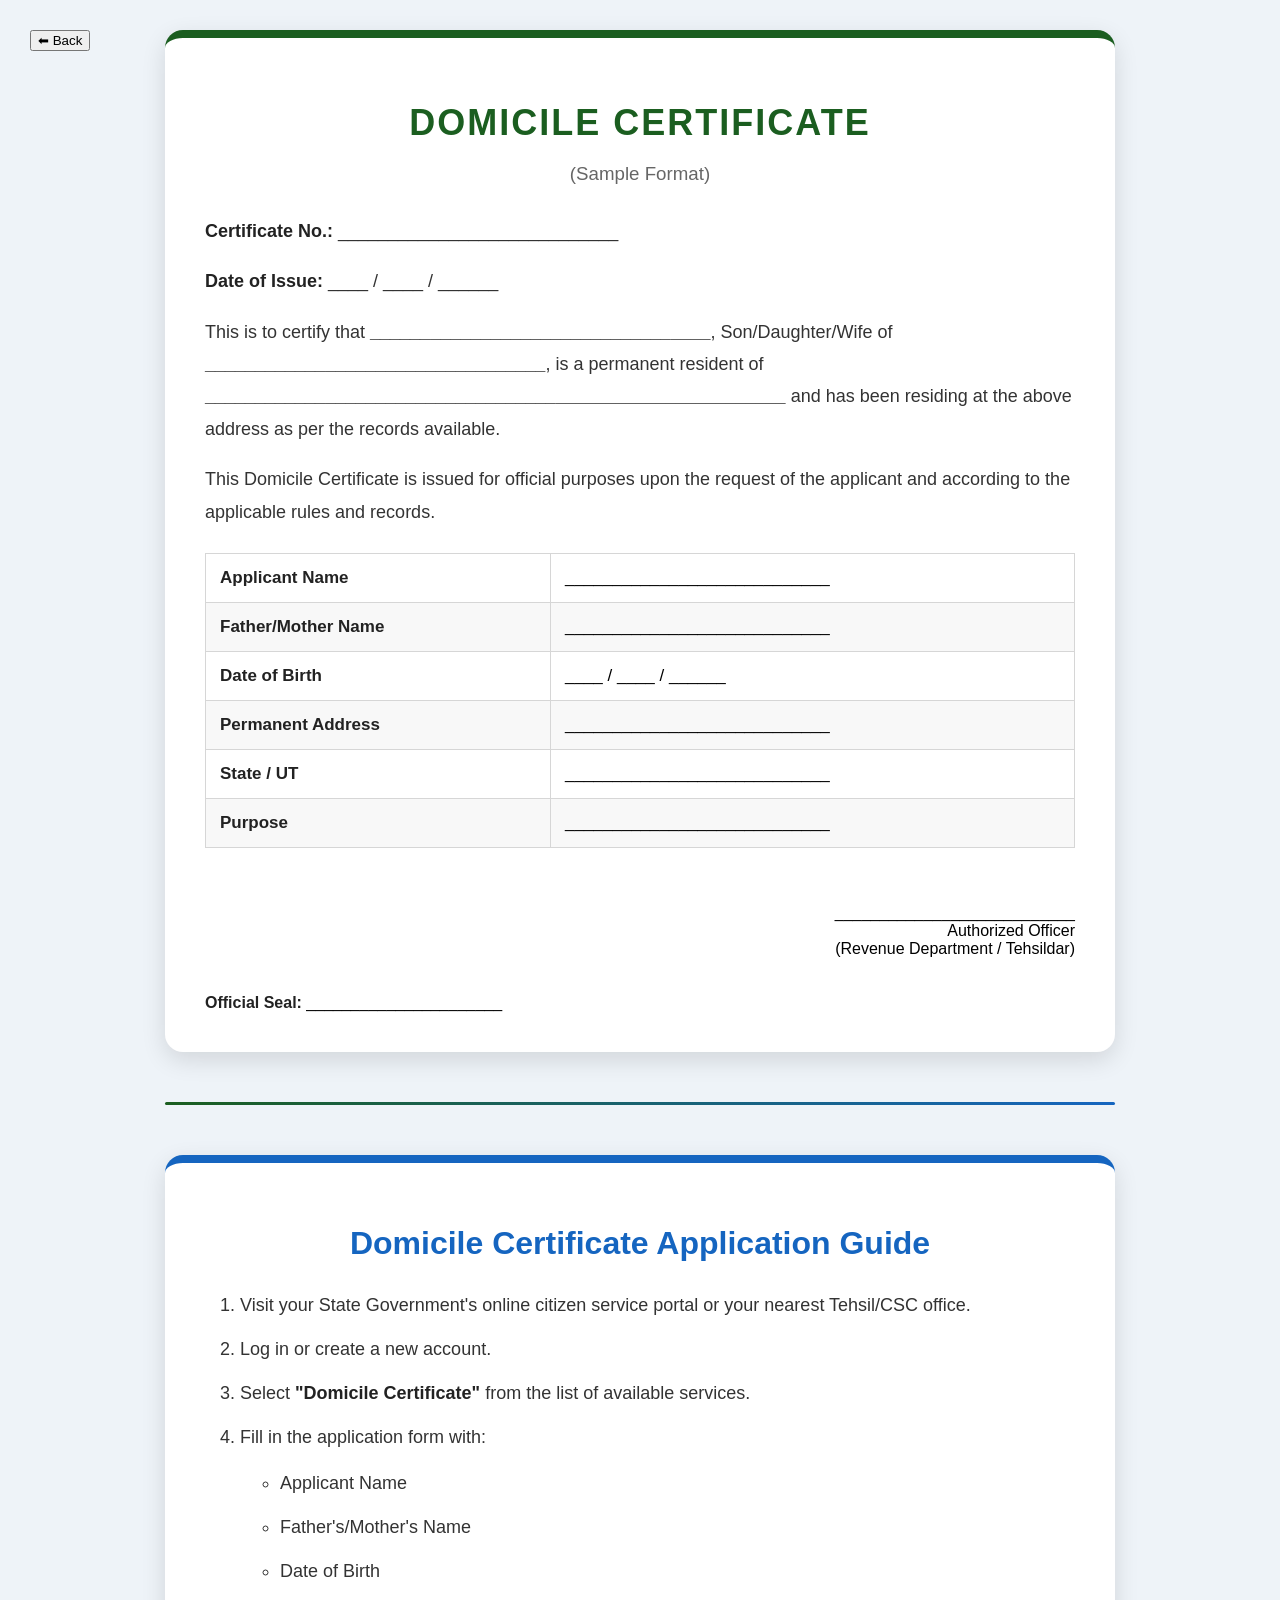
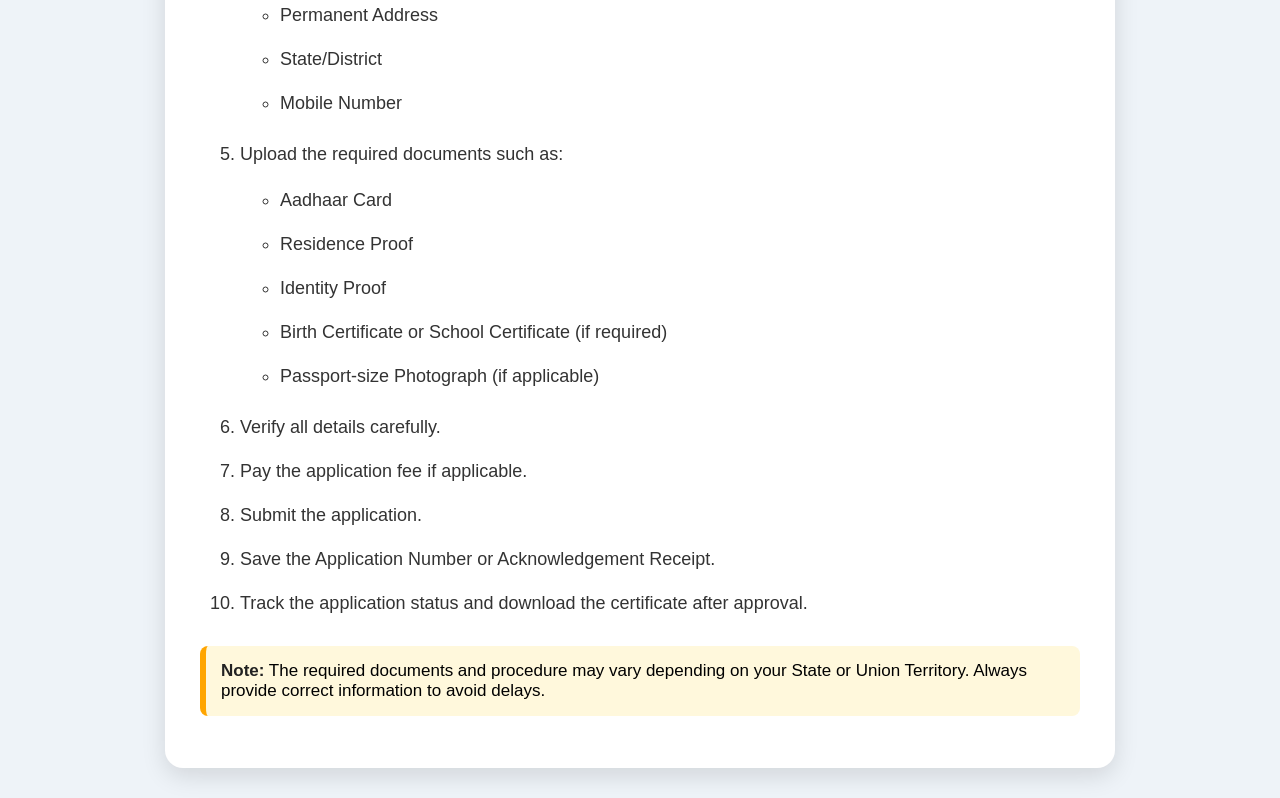
<file: domicilecertificate.html>
<html>
    <head></head>
<body>
<style>

body{
    margin:0;
    padding:30px;
    background:#eef3f8;
    font-family:'Segoe UI',Tahoma,Geneva,Verdana,sans-serif;
}

.container{
    max-width:950px;
    margin:auto;
}

.certificate{
    background:#ffffff;
    padding:40px;
    border-radius:18px;
    box-shadow:0 8px 25px rgba(0,0,0,.12);
    border-top:8px solid #1b5e20;
}

.certificate h1{
    text-align:center;
    color:#1b5e20;
    font-size:36px;
    letter-spacing:2px;
    margin-bottom:5px;
}

.certificate h3{
    text-align:center;
    color:#666;
    margin-bottom:30px;
    font-weight:500;
}

.certificate p{
    font-size:18px;
    line-height:1.8;
    color:#333;
}

table{
    width:100%;
    border-collapse:collapse;
    margin-top:25px;
    margin-bottom:20px;
}

table td{
    padding:14px;
    border:1px solid #d6d6d6;
    font-size:17px;
}

table tr:nth-child(even){
    background:#f8f8f8;
}

.guide{
    margin-top:50px;
    background:#ffffff;
    padding:35px;
    border-radius:18px;
    box-shadow:0 8px 25px rgba(0,0,0,.12);
    border-top:8px solid #1565c0;
}

.guide h2{
    color:#1565c0;
    text-align:center;
    margin-bottom:25px;
    font-size:32px;
}

.guide ol{
    line-height:2;
    font-size:18px;
    color:#333;
}

.guide ul{
    margin-top:10px;
    margin-bottom:15px;
}

.guide li{
    margin-bottom:8px;
}

.guide p{
    margin-top:25px;
    padding:15px;
    background:#fff8dc;
    border-left:6px solid orange;
    border-radius:8px;
    font-size:17px;
}

.signature{
    margin-top:60px;
    text-align:right;
    font-size:18px;
    color:#444;
}

hr{
    border:none;
    height:3px;
    background:linear-gradient(to right,#1b5e20,#1565c0);
    margin:60px 0;
    border-radius:50px;
}

strong{
    color:#222;
}


         #back{
            height: 100px;
            width: 100%;
            position: fixed;
        }
        #backbtn{
color: red;
        }
</style>
<div id="back" style="position: fixed;">
<button onclick="history.back()">⬅ Back</button></div>
<div class="container">

    <!-- Domicile Certificate Format -->
    <div class="certificate">

        <h1 style="text-align:center;">DOMICILE CERTIFICATE</h1>
        <h3 style="text-align:center;">(Sample Format)</h3>

        <p><strong>Certificate No.:</strong> ____________________________</p>
        <p><strong>Date of Issue:</strong> ____ / ____ / ______</p>

        <p>
            This is to certify that <strong>__________________________________</strong>,
            Son/Daughter/Wife of <strong>__________________________________</strong>,
            is a permanent resident of
            <strong>__________________________________________________________</strong>
            and has been residing at the above address as per the records available.
        </p>

        <p>
            This Domicile Certificate is issued for official purposes upon the request
            of the applicant and according to the applicable rules and records.
        </p>

        <table border="1" cellpadding="10" cellspacing="0" width="100%">
            <tr>
                <td><strong>Applicant Name</strong></td>
                <td>____________________________</td>
            </tr>

            <tr>
                <td><strong>Father/Mother Name</strong></td>
                <td>____________________________</td>
            </tr>

            <tr>
                <td><strong>Date of Birth</strong></td>
                <td>____ / ____ / ______</td>
            </tr>

            <tr>
                <td><strong>Permanent Address</strong></td>
                <td>____________________________</td>
            </tr>

            <tr>
                <td><strong>State / UT</strong></td>
                <td>____________________________</td>
            </tr>

            <tr>
                <td><strong>Purpose</strong></td>
                <td>____________________________</td>
            </tr>
        </table>

        <br><br>

        <div style="text-align:right;">
            ___________________________<br>
            Authorized Officer<br>
            (Revenue Department / Tehsildar)
        </div>

        <br><br>

        <strong>Official Seal:</strong> ______________________

    </div>

    <hr style="margin:50px 0;">

    <!-- Guide -->
    <div class="guide">

        <h2>Domicile Certificate Application Guide</h2>

        <ol>
            <li>Visit your State Government's online citizen service portal or your nearest Tehsil/CSC office.</li>

            <li>Log in or create a new account.</li>

            <li>Select <strong>"Domicile Certificate"</strong> from the list of available services.</li>

            <li>Fill in the application form with:
                <ul>
                    <li>Applicant Name</li>
                    <li>Father's/Mother's Name</li>
                    <li>Date of Birth</li>
                    <li>Permanent Address</li>
                    <li>State/District</li>
                    <li>Mobile Number</li>
                </ul>
            </li>

            <li>Upload the required documents such as:
                <ul>
                    <li>Aadhaar Card</li>
                    <li>Residence Proof</li>
                    <li>Identity Proof</li>
                    <li>Birth Certificate or School Certificate (if required)</li>
                    <li>Passport-size Photograph (if applicable)</li>
                </ul>
            </li>

            <li>Verify all details carefully.</li>

            <li>Pay the application fee if applicable.</li>

            <li>Submit the application.</li>

            <li>Save the Application Number or Acknowledgement Receipt.</li>

            <li>Track the application status and download the certificate after approval.</li>
        </ol>

        <p>
            <strong>Note:</strong> The required documents and procedure may vary
            depending on your State or Union Territory. Always provide correct
            information to avoid delays.
        </p>

    </div>

</div>

</body>
</html>
</file>
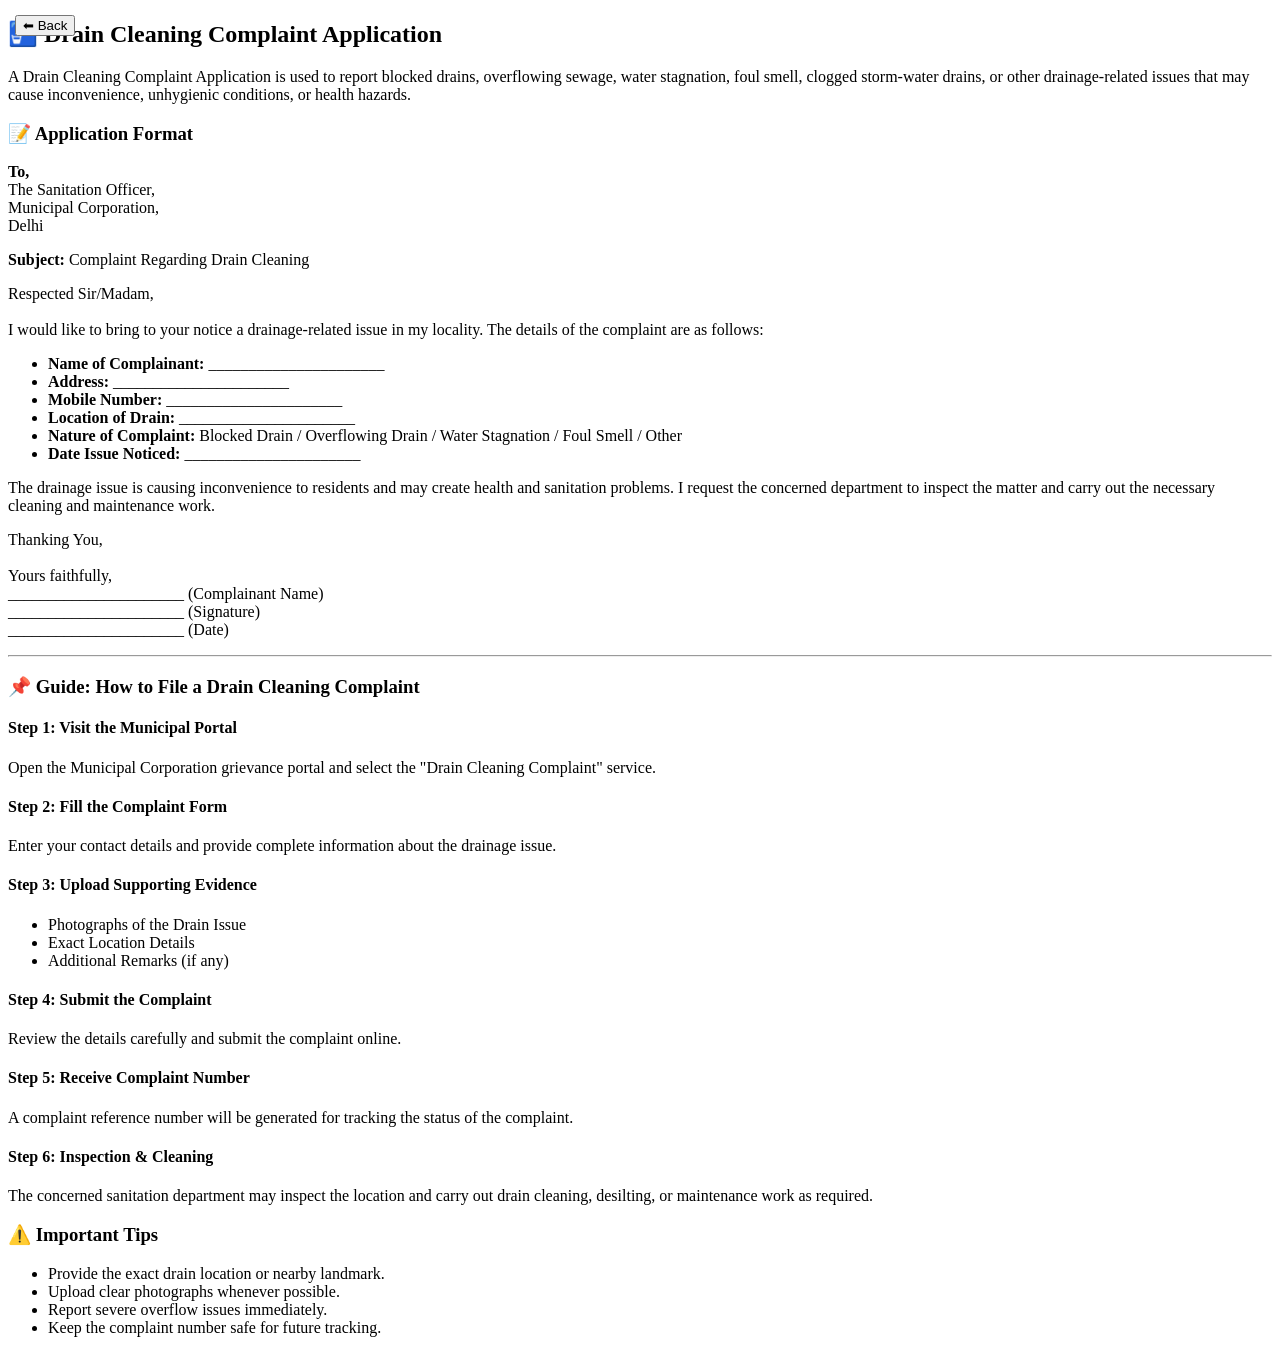
<file: drain-cleaning.html>
<!DOCTYPE html>
<html lang="en">
<head>
    <meta charset="UTF-8">
    <meta name="viewport" content="width=device-width, initial-scale=1.0">
    <title>Document</title>
</head>
<body>
    <div style="position: fixed; top: 15px; left: 15px; z-index: 1000;">
    <button onclick="window.location.href='index.html'">⬅ Back</button>
</div>

<div class="application">
    <h2>🚰 Drain Cleaning Complaint Application</h2>

    <p>
        A Drain Cleaning Complaint Application is used to report blocked drains,
        overflowing sewage, water stagnation, foul smell, clogged storm-water drains,
        or other drainage-related issues that may cause inconvenience, unhygienic
        conditions, or health hazards.
    </p>

    <h3>📝 Application Format</h3>

    <p><b>To,</b><br>
    The Sanitation Officer,<br>
    Municipal Corporation,<br>
    Delhi</p>

    <p><b>Subject:</b> Complaint Regarding Drain Cleaning</p>

    <p>
        Respected Sir/Madam,<br><br>

        I would like to bring to your notice a drainage-related issue in my locality.
        The details of the complaint are as follows:
    </p>

    <ul>
        <li><b>Name of Complainant:</b> ______________________</li>
        <li><b>Address:</b> ______________________</li>
        <li><b>Mobile Number:</b> ______________________</li>
        <li><b>Location of Drain:</b> ______________________</li>
        <li><b>Nature of Complaint:</b> Blocked Drain / Overflowing Drain / Water Stagnation / Foul Smell / Other</li>
        <li><b>Date Issue Noticed:</b> ______________________</li>
    </ul>

    <p>
        The drainage issue is causing inconvenience to residents and may create
        health and sanitation problems. I request the concerned department to
        inspect the matter and carry out the necessary cleaning and maintenance work.
    </p>

    <p>
        Thanking You,<br><br>

        Yours faithfully,<br>
        ______________________ (Complainant Name)<br>
        ______________________ (Signature)<br>
        ______________________ (Date)
    </p>

    <hr>

    <h3>📌 Guide: How to File a Drain Cleaning Complaint</h3>

    <h4>Step 1: Visit the Municipal Portal</h4>
    <p>
        Open the Municipal Corporation grievance portal and select the
        "Drain Cleaning Complaint" service.
    </p>

    <h4>Step 2: Fill the Complaint Form</h4>
    <p>
        Enter your contact details and provide complete information about
        the drainage issue.
    </p>

    <h4>Step 3: Upload Supporting Evidence</h4>
    <ul>
        <li>Photographs of the Drain Issue</li>
        <li>Exact Location Details</li>
        <li>Additional Remarks (if any)</li>
    </ul>

    <h4>Step 4: Submit the Complaint</h4>
    <p>
        Review the details carefully and submit the complaint online.
    </p>

    <h4>Step 5: Receive Complaint Number</h4>
    <p>
        A complaint reference number will be generated for tracking the status
        of the complaint.
    </p>

    <h4>Step 6: Inspection & Cleaning</h4>
    <p>
        The concerned sanitation department may inspect the location and carry
        out drain cleaning, desilting, or maintenance work as required.
    </p>

    <h3>⚠️ Important Tips</h3>

    <ul>
        <li>Provide the exact drain location or nearby landmark.</li>
        <li>Upload clear photographs whenever possible.</li>
        <li>Report severe overflow issues immediately.</li>
        <li>Keep the complaint number safe for future tracking.</li>
    </ul>
</div>
</body>
</html>
</file>
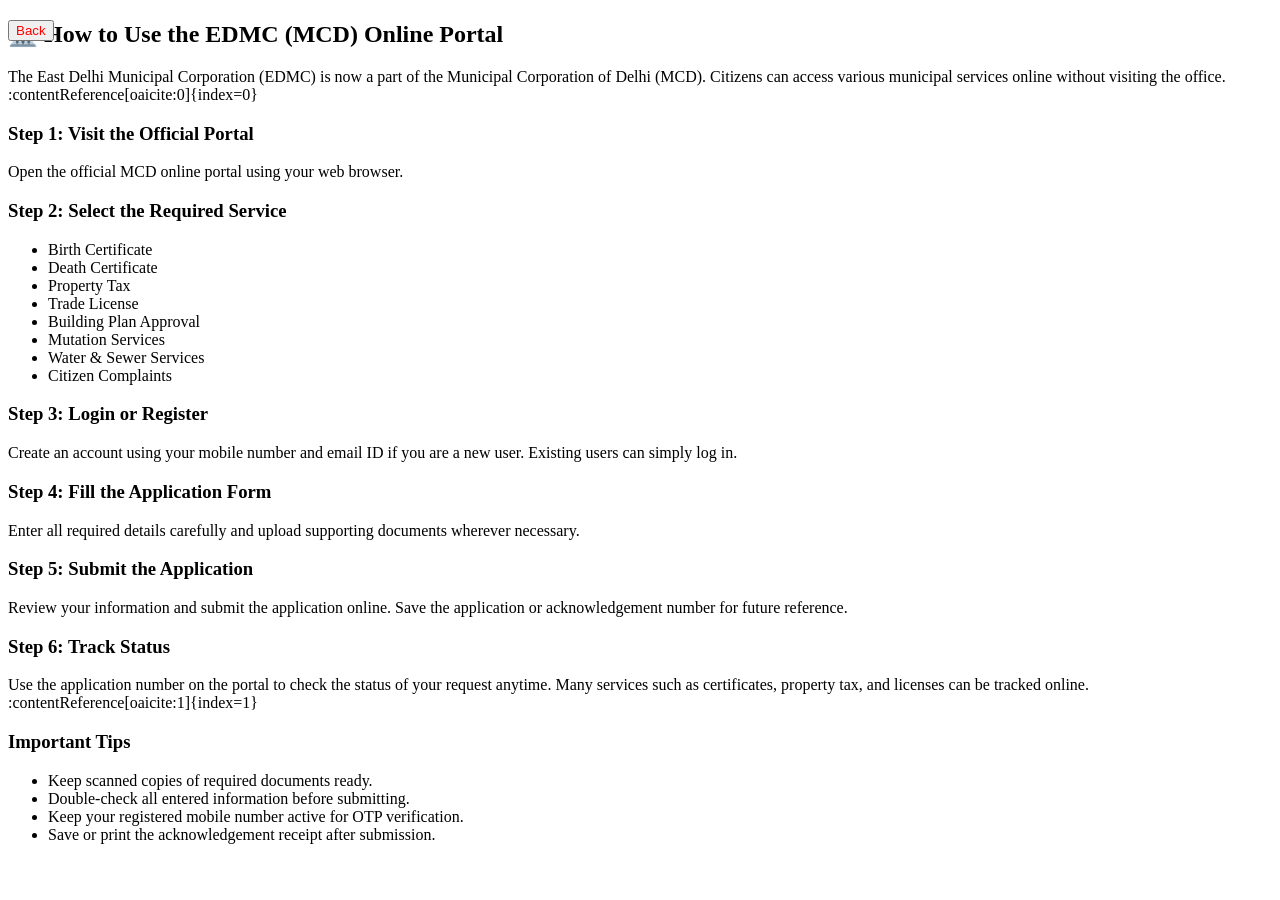
<file: edmc.html>
<!DOCTYPE html>
<html lang="en">
<head>
    <meta charset="UTF-8">
    <meta name="viewport" content="width= initial-scale=1.0">
    <title>Document</title>
</head>
<body>
     <div style="position: fixed; height: 100px; ">
    <button onclick="window.location.href='index.html'" style="color: red;">Back</button>
 </div>
    <div class="guide">
    <h2>🏛️ How to Use the EDMC (MCD) Online Portal</h2>

    <p>
        The East Delhi Municipal Corporation (EDMC) is now a part of the
        Municipal Corporation of Delhi (MCD). Citizens can access various
        municipal services online without visiting the office. :contentReference[oaicite:0]{index=0}
    </p>

    <h3>Step 1: Visit the Official Portal</h3>
    <p>
        Open the official MCD online portal using your web browser.
    </p>

    <h3>Step 2: Select the Required Service</h3>
    <ul>
        <li>Birth Certificate</li>
        <li>Death Certificate</li>
        <li>Property Tax</li>
        <li>Trade License</li>
        <li>Building Plan Approval</li>
        <li>Mutation Services</li>
        <li>Water & Sewer Services</li>
        <li>Citizen Complaints</li>
    </ul>

    <h3>Step 3: Login or Register</h3>
    <p>
        Create an account using your mobile number and email ID if you are a
        new user. Existing users can simply log in.
    </p>

    <h3>Step 4: Fill the Application Form</h3>
    <p>
        Enter all required details carefully and upload supporting documents
        wherever necessary.
    </p>

    <h3>Step 5: Submit the Application</h3>
    <p>
        Review your information and submit the application online. Save the
        application or acknowledgement number for future reference.
    </p>

    <h3>Step 6: Track Status</h3>
    <p>
        Use the application number on the portal to check the status of your
        request anytime. Many services such as certificates, property tax, and
        licenses can be tracked online. :contentReference[oaicite:1]{index=1}
    </p>

    <h3>Important Tips</h3>
    <ul>
        <li>Keep scanned copies of required documents ready.</li>
        <li>Double-check all entered information before submitting.</li>
        <li>Keep your registered mobile number active for OTP verification.</li>
        <li>Save or print the acknowledgement receipt after submission.</li>
    </ul>
</div>
</body>
</html>
</file>
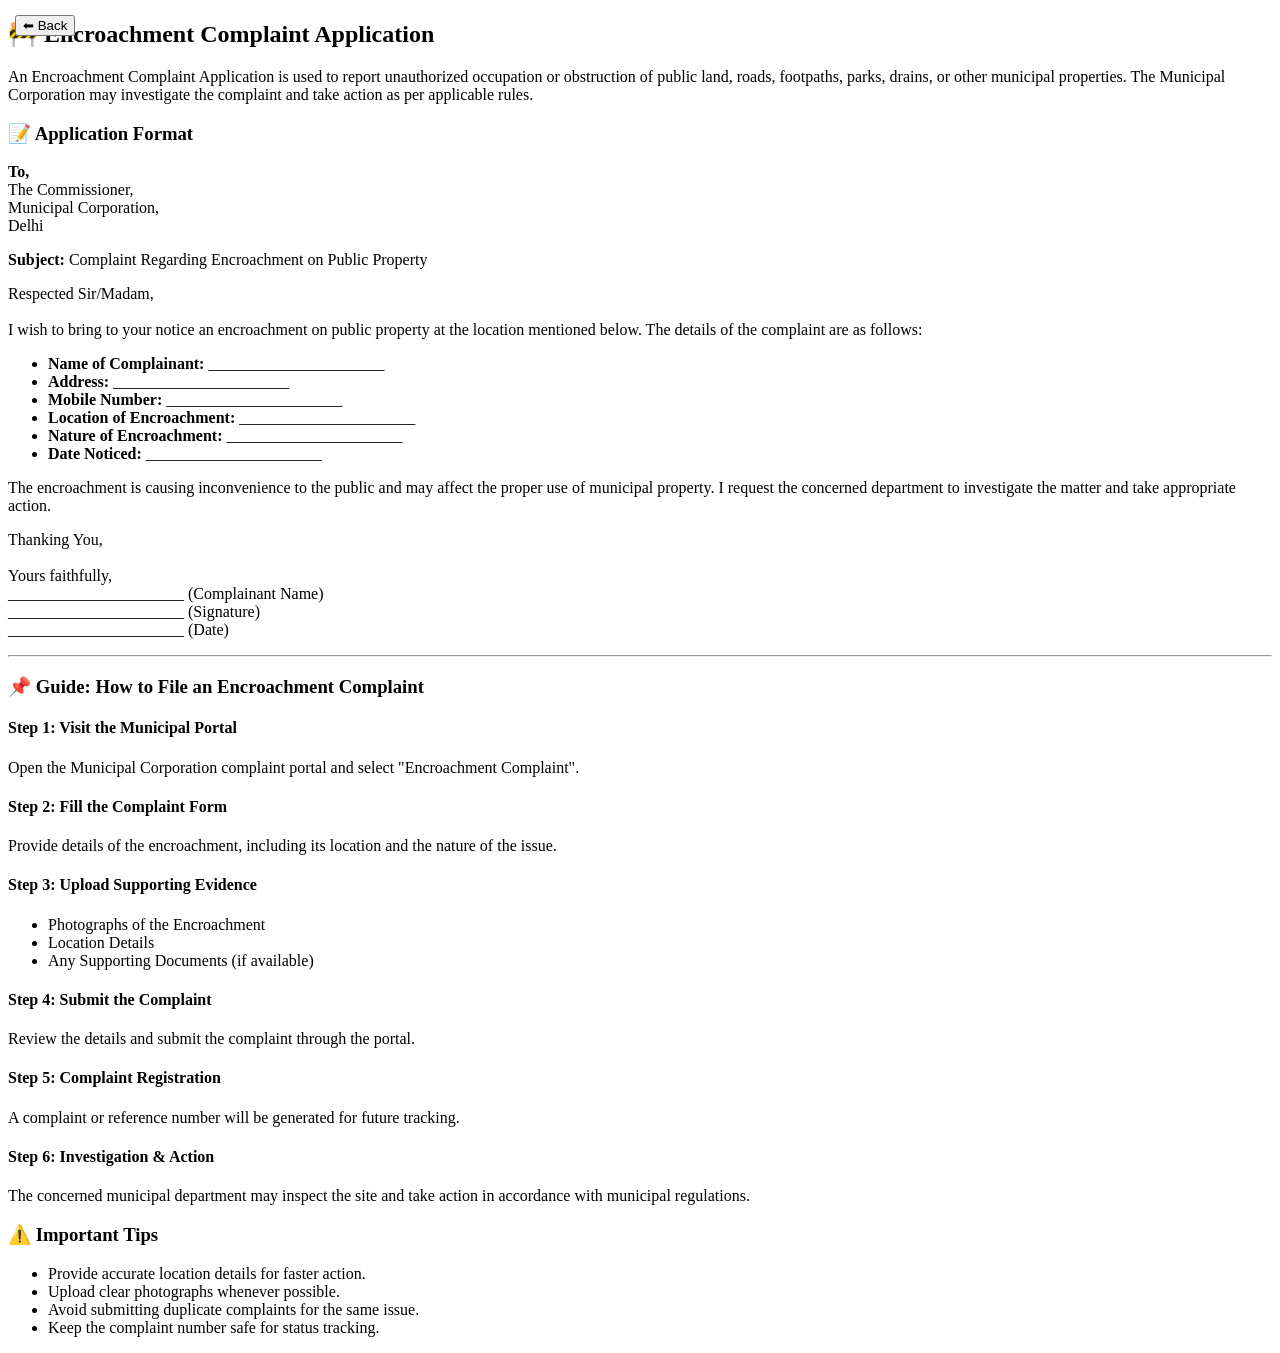
<file: encroachment.html>
<!DOCTYPE html>
<html lang="en">
<head>
    <meta charset="UTF-8">
    <meta name="viewport" content="width=device-width, initial-scale=1.0">
    <title>Document</title>
</head>
<body>
    <div style="position: fixed; top: 15px; left: 15px; z-index: 1000;">
    <button onclick="window.location.href='index.html'">⬅ Back</button>
</div>

<div class="application">
    <h2>🚧 Encroachment Complaint Application</h2>

    <p>
        An Encroachment Complaint Application is used to report unauthorized
        occupation or obstruction of public land, roads, footpaths, parks,
        drains, or other municipal properties. The Municipal Corporation may
        investigate the complaint and take action as per applicable rules.
    </p>

    <h3>📝 Application Format</h3>

    <p><b>To,</b><br>
    The Commissioner,<br>
    Municipal Corporation,<br>
    Delhi</p>

    <p><b>Subject:</b> Complaint Regarding Encroachment on Public Property</p>

    <p>
        Respected Sir/Madam,<br><br>

        I wish to bring to your notice an encroachment on public property at the
        location mentioned below. The details of the complaint are as follows:
    </p>

    <ul>
        <li><b>Name of Complainant:</b> ______________________</li>
        <li><b>Address:</b> ______________________</li>
        <li><b>Mobile Number:</b> ______________________</li>
        <li><b>Location of Encroachment:</b> ______________________</li>
        <li><b>Nature of Encroachment:</b> ______________________</li>
        <li><b>Date Noticed:</b> ______________________</li>
    </ul>

    <p>
        The encroachment is causing inconvenience to the public and may affect
        the proper use of municipal property. I request the concerned department
        to investigate the matter and take appropriate action.
    </p>

    <p>
        Thanking You,<br><br>

        Yours faithfully,<br>
        ______________________ (Complainant Name)<br>
        ______________________ (Signature)<br>
        ______________________ (Date)
    </p>

    <hr>

    <h3>📌 Guide: How to File an Encroachment Complaint</h3>

    <h4>Step 1: Visit the Municipal Portal</h4>
    <p>
        Open the Municipal Corporation complaint portal and select
        "Encroachment Complaint".
    </p>

    <h4>Step 2: Fill the Complaint Form</h4>
    <p>
        Provide details of the encroachment, including its location and the
        nature of the issue.
    </p>

    <h4>Step 3: Upload Supporting Evidence</h4>
    <ul>
        <li>Photographs of the Encroachment</li>
        <li>Location Details</li>
        <li>Any Supporting Documents (if available)</li>
    </ul>

    <h4>Step 4: Submit the Complaint</h4>
    <p>
        Review the details and submit the complaint through the portal.
    </p>

    <h4>Step 5: Complaint Registration</h4>
    <p>
        A complaint or reference number will be generated for future tracking.
    </p>

    <h4>Step 6: Investigation & Action</h4>
    <p>
        The concerned municipal department may inspect the site and take
        action in accordance with municipal regulations.
    </p>

    <h3>⚠️ Important Tips</h3>

    <ul>
        <li>Provide accurate location details for faster action.</li>
        <li>Upload clear photographs whenever possible.</li>
        <li>Avoid submitting duplicate complaints for the same issue.</li>
        <li>Keep the complaint number safe for status tracking.</li>
    </ul>
</div>
</body>
</html>
</file>
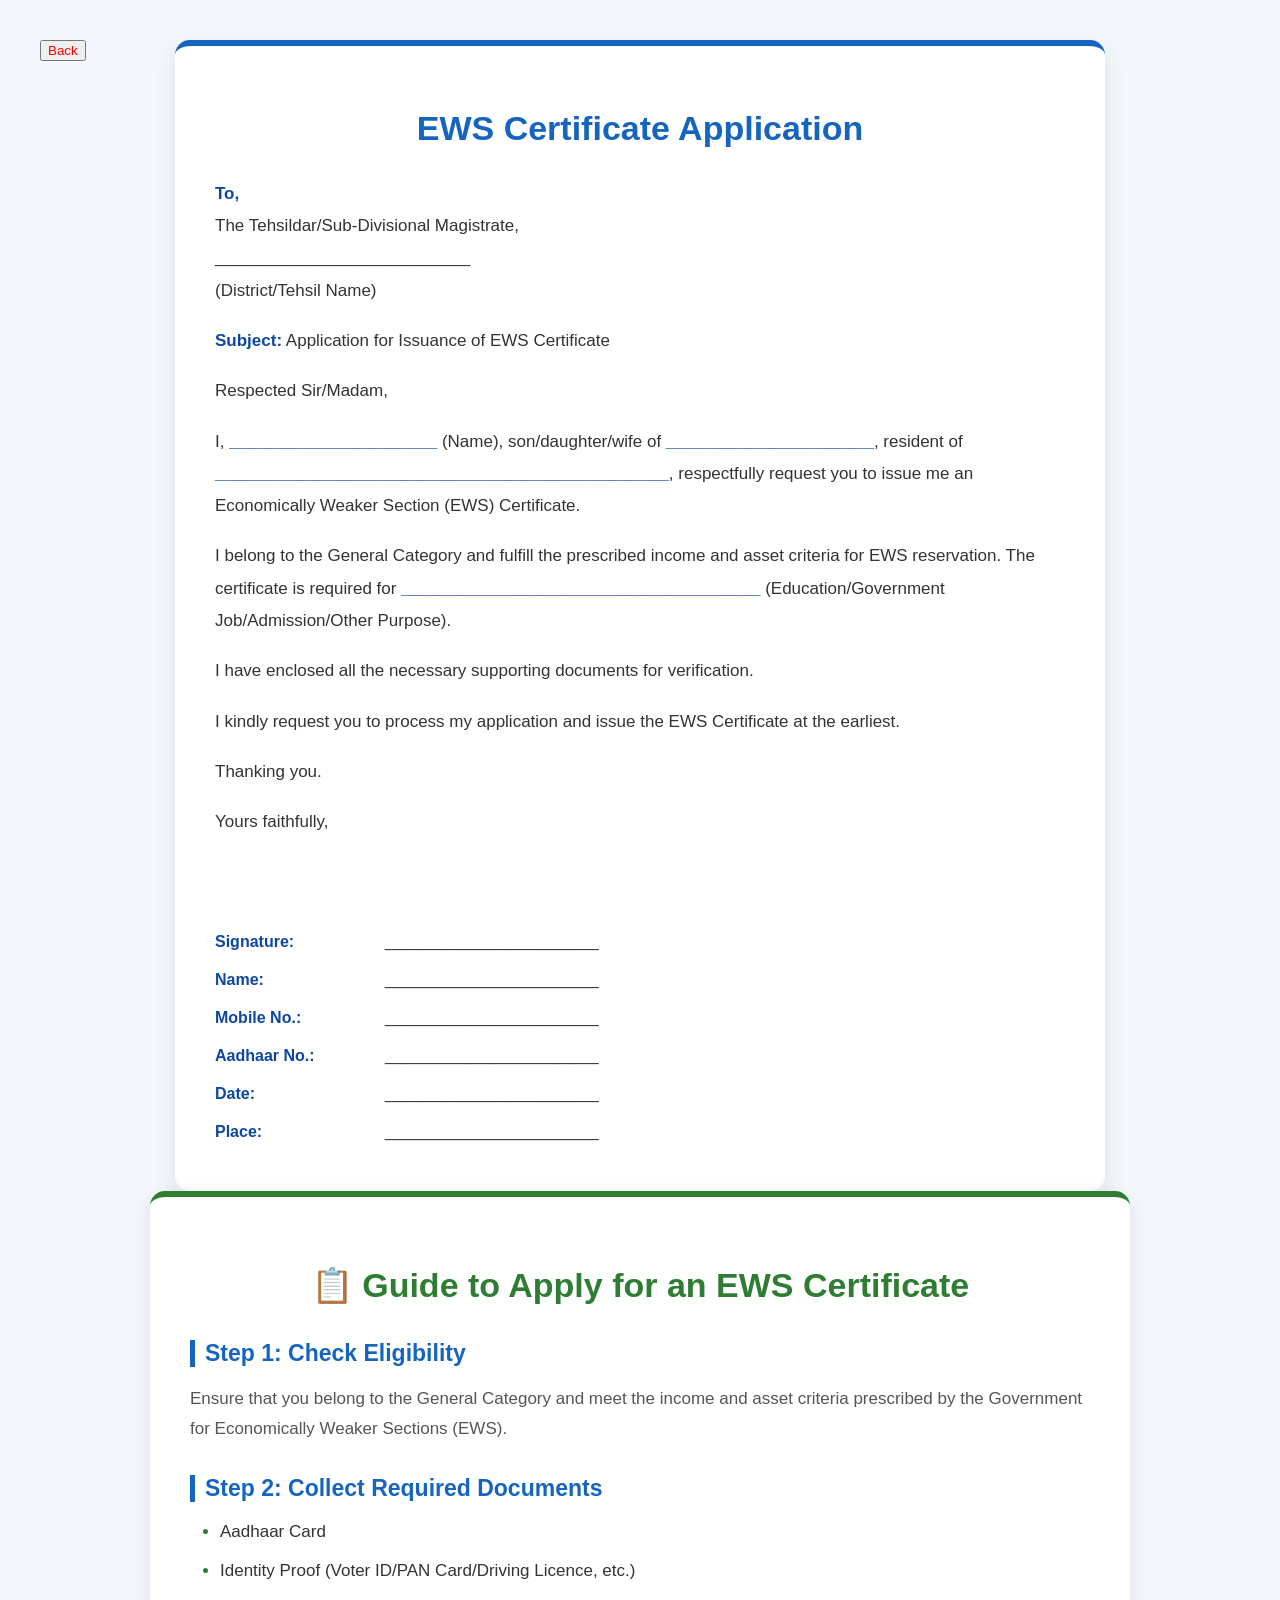
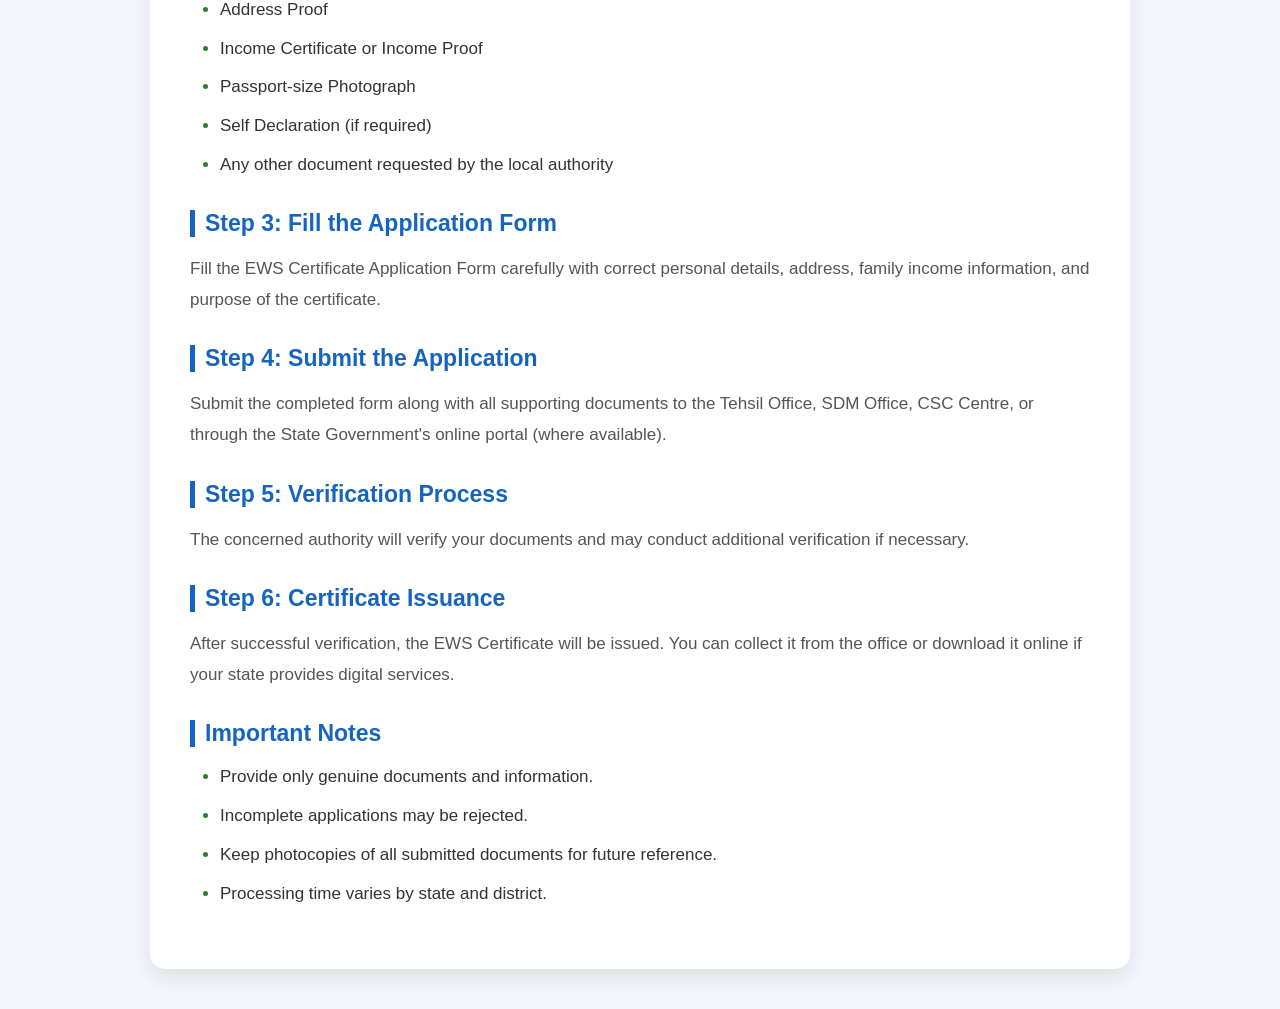
<file: ews.html>
<!DOCTYPE html>
<html lang="en">
<head>
    <meta charset="UTF-8">
    <meta name="viewport" content="width=device-width, initial-scale=1.0">
    <title>EWS</title>
</head>
<style>
    /* ===========================
   COMMON STYLING
=========================== */

body{
    margin:0;
    padding:40px;
    background:#f4f7fc;
    font-family:'Segoe UI',Tahoma,Geneva,Verdana,sans-serif;
    color:#333;
}

/* ===========================
   APPLICATION PAGE
=========================== */

.application-container{
    max-width:850px;
    margin:auto;
    background:#fff;
    padding:40px;
    border-radius:15px;
    box-shadow:0 8px 25px rgba(0,0,0,0.1);
    border-top:6px solid #1565c0;
}

.application-container h1{
    text-align:center;
    color:#1565c0;
    margin-bottom:30px;
    font-size:34px;
}

.application-container p{
    font-size:17px;
    line-height:1.9;
    margin-bottom:18px;
}

.application-container strong{
    color:#0d47a1;
}

.application-container table{
    width:100%;
    margin-top:30px;
    border-collapse:collapse;
}

.application-container table td{
    padding:10px 0;
    font-size:16px;
}

.application-container table td:first-child{
    width:170px;
    font-weight:bold;
}

/* ===========================
   GUIDE PAGE
=========================== */

.guide-container{
    max-width:900px;
    margin:auto;
    background:#fff;
    padding:40px;
    border-radius:15px;
    box-shadow:0 8px 25px rgba(0,0,0,0.1);
    border-top:6px solid #2e7d32;
}

.guide-container h1{
    text-align:center;
    color:#2e7d32;
    font-size:34px;
    margin-bottom:35px;
}

.guide-container h2{
    color:#1565c0;
    margin-top:30px;
    margin-bottom:12px;
    border-left:5px solid #1565c0;
    padding-left:10px;
    font-size:23px;
}

.guide-container p{
    font-size:17px;
    line-height:1.8;
    color:#555;
}

.guide-container ul{
    padding-left:30px;
    margin-bottom:20px;
}

.guide-container ul li{
    margin:10px 0;
    font-size:17px;
    line-height:1.7;
}

.guide-container ul li::marker{
    color:#2e7d32;
}

/* ===========================
   RESPONSIVE
=========================== */

@media(max-width:768px){

    body{
        padding:15px;
    }

    .application-container,
    .guide-container{
        padding:25px;
    }

    .application-container h1,
    .guide-container h1{
        font-size:28px;
    }

    .guide-container h2{
        font-size:20px;
    }

    .application-container p,
    .guide-container p,
    .guide-container ul li{
        font-size:15px;
    }

}
         #back{
            height: 100px;
            width: 100%;
            position: fixed;
        }
        #backbtn{
color: red;
        }
</style>
    <body>
<div id="back">
    <button id="backbtn" onclick="window.location.href='index.html'">Back</button>
</div>
<div class="application-container">
    <h1>EWS Certificate Application</h1>

    <p><strong>To,</strong><br>
    The Tehsildar/Sub-Divisional Magistrate,<br>
    ___________________________<br>
    (District/Tehsil Name)</p>

    <p><strong>Subject:</strong> Application for Issuance of EWS Certificate</p>

    <p>
        Respected Sir/Madam,
    </p>

    <p>
        I, <strong>______________________</strong> (Name),
        son/daughter/wife of
        <strong>______________________</strong>,
        resident of
        <strong>________________________________________________</strong>,
        respectfully request you to issue me an Economically Weaker Section (EWS) Certificate.
    </p>

    <p>
        I belong to the General Category and fulfill the prescribed income and asset criteria for EWS reservation. The certificate is required for
        <strong>______________________________________</strong>
        (Education/Government Job/Admission/Other Purpose).
    </p>

    <p>
        I have enclosed all the necessary supporting documents for verification.
    </p>

    <p>
        I kindly request you to process my application and issue the EWS Certificate at the earliest.
    </p>

    <p>
        Thanking you.
    </p>

    <p>
        Yours faithfully,
    </p>

    <br><br>

    <table>
        <tr>
            <td><strong>Signature:</strong></td>
            <td>________________________</td>
        </tr>
        <tr>
            <td><strong>Name:</strong></td>
            <td>________________________</td>
        </tr>
        <tr>
            <td><strong>Mobile No.:</strong></td>
            <td>________________________</td>
        </tr>
        <tr>
            <td><strong>Aadhaar No.:</strong></td>
            <td>________________________</td>
        </tr>
        <tr>
            <td><strong>Date:</strong></td>
            <td>________________________</td>
        </tr>
        <tr>
            <td><strong>Place:</strong></td>
            <td>________________________</td>
        </tr>
    </table>

</div>
<section>

<div class="guide-container">

    <h1>📋 Guide to Apply for an EWS Certificate</h1>

    <h2>Step 1: Check Eligibility</h2>
    <p>
        Ensure that you belong to the General Category and meet the
        income and asset criteria prescribed by the Government for
        Economically Weaker Sections (EWS).
    </p>

    <h2>Step 2: Collect Required Documents</h2>
    <ul>
        <li>Aadhaar Card</li>
        <li>Identity Proof (Voter ID/PAN Card/Driving Licence, etc.)</li>
        <li>Address Proof</li>
        <li>Income Certificate or Income Proof</li>
        <li>Passport-size Photograph</li>
        <li>Self Declaration (if required)</li>
        <li>Any other document requested by the local authority</li>
    </ul>

    <h2>Step 3: Fill the Application Form</h2>
    <p>
        Fill the EWS Certificate Application Form carefully with correct
        personal details, address, family income information, and purpose
        of the certificate.
    </p>

    <h2>Step 4: Submit the Application</h2>
    <p>
        Submit the completed form along with all supporting documents
        to the Tehsil Office, SDM Office, CSC Centre, or through the
        State Government's online portal (where available).
    </p>

    <h2>Step 5: Verification Process</h2>
    <p>
        The concerned authority will verify your documents and may
        conduct additional verification if necessary.
    </p>

    <h2>Step 6: Certificate Issuance</h2>
    <p>
        After successful verification, the EWS Certificate will be issued.
        You can collect it from the office or download it online if your
        state provides digital services.
    </p>

    <h2>Important Notes</h2>
    <ul>
        <li>Provide only genuine documents and information.</li>
        <li>Incomplete applications may be rejected.</li>
        <li>Keep photocopies of all submitted documents for future reference.</li>
        <li>Processing time varies by state and district.</li>
    </ul>

</div>
</section>

</body>

</html>
</file>
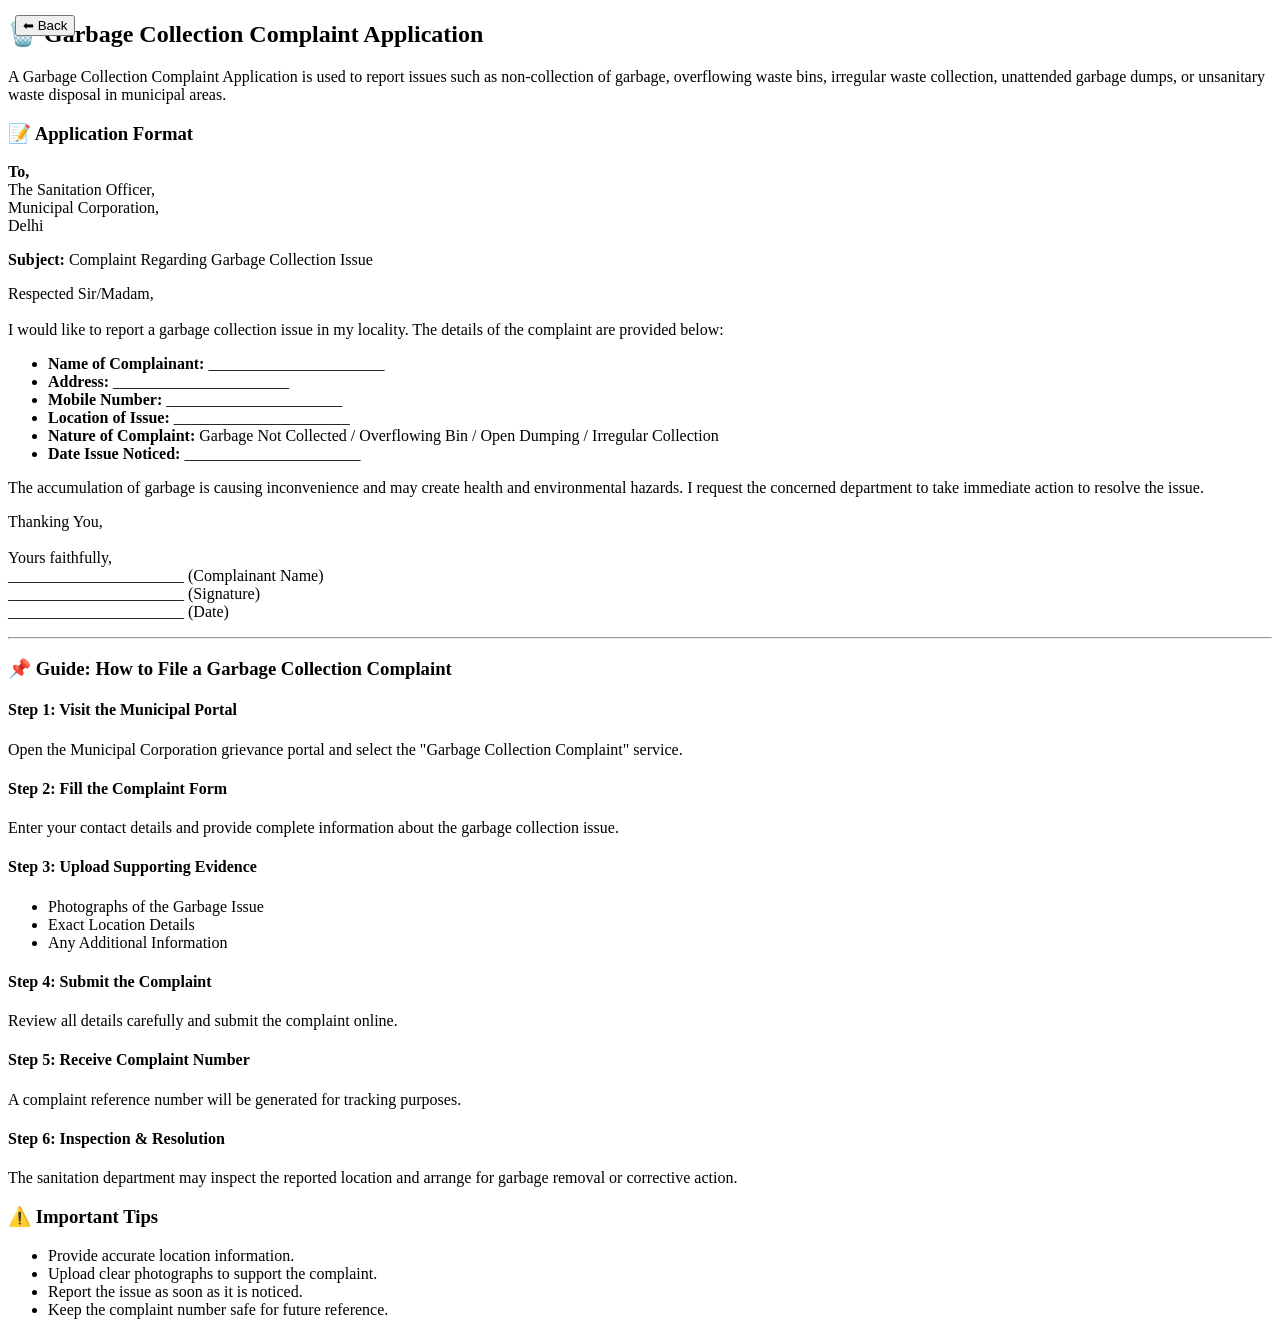
<file: garbage.html>
<!DOCTYPE html>
<html lang="en">
<head>
    <meta charset="UTF-8">
    <meta name="viewport" content="width=device-width, initial-scale=1.0">
    <title>Document</title>
</head>
<body>
    <div style="position: fixed; top: 15px; left: 15px; z-index: 1000;">
    <button onclick="window.location.href='index.html'">⬅ Back</button>
</div>

<div class="application">
    <h2>🗑️ Garbage Collection Complaint Application</h2>

    <p>
        A Garbage Collection Complaint Application is used to report issues such as
        non-collection of garbage, overflowing waste bins, irregular waste collection,
        unattended garbage dumps, or unsanitary waste disposal in municipal areas.
    </p>

    <h3>📝 Application Format</h3>

    <p><b>To,</b><br>
    The Sanitation Officer,<br>
    Municipal Corporation,<br>
    Delhi</p>

    <p><b>Subject:</b> Complaint Regarding Garbage Collection Issue</p>

    <p>
        Respected Sir/Madam,<br><br>

        I would like to report a garbage collection issue in my locality. The details
        of the complaint are provided below:
    </p>

    <ul>
        <li><b>Name of Complainant:</b> ______________________</li>
        <li><b>Address:</b> ______________________</li>
        <li><b>Mobile Number:</b> ______________________</li>
        <li><b>Location of Issue:</b> ______________________</li>
        <li><b>Nature of Complaint:</b> Garbage Not Collected / Overflowing Bin / Open Dumping / Irregular Collection</li>
        <li><b>Date Issue Noticed:</b> ______________________</li>
    </ul>

    <p>
        The accumulation of garbage is causing inconvenience and may create
        health and environmental hazards. I request the concerned department
        to take immediate action to resolve the issue.
    </p>

    <p>
        Thanking You,<br><br>

        Yours faithfully,<br>
        ______________________ (Complainant Name)<br>
        ______________________ (Signature)<br>
        ______________________ (Date)
    </p>

    <hr>

    <h3>📌 Guide: How to File a Garbage Collection Complaint</h3>

    <h4>Step 1: Visit the Municipal Portal</h4>
    <p>
        Open the Municipal Corporation grievance portal and select the
        "Garbage Collection Complaint" service.
    </p>

    <h4>Step 2: Fill the Complaint Form</h4>
    <p>
        Enter your contact details and provide complete information about
        the garbage collection issue.
    </p>

    <h4>Step 3: Upload Supporting Evidence</h4>
    <ul>
        <li>Photographs of the Garbage Issue</li>
        <li>Exact Location Details</li>
        <li>Any Additional Information</li>
    </ul>

    <h4>Step 4: Submit the Complaint</h4>
    <p>
        Review all details carefully and submit the complaint online.
    </p>

    <h4>Step 5: Receive Complaint Number</h4>
    <p>
        A complaint reference number will be generated for tracking purposes.
    </p>

    <h4>Step 6: Inspection & Resolution</h4>
    <p>
        The sanitation department may inspect the reported location and arrange
        for garbage removal or corrective action.
    </p>

    <h3>⚠️ Important Tips</h3>

    <ul>
        <li>Provide accurate location information.</li>
        <li>Upload clear photographs to support the complaint.</li>
        <li>Report the issue as soon as it is noticed.</li>
        <li>Keep the complaint number safe for future reference.</li>
    </ul>
</div>
</body>
</html>
</file>
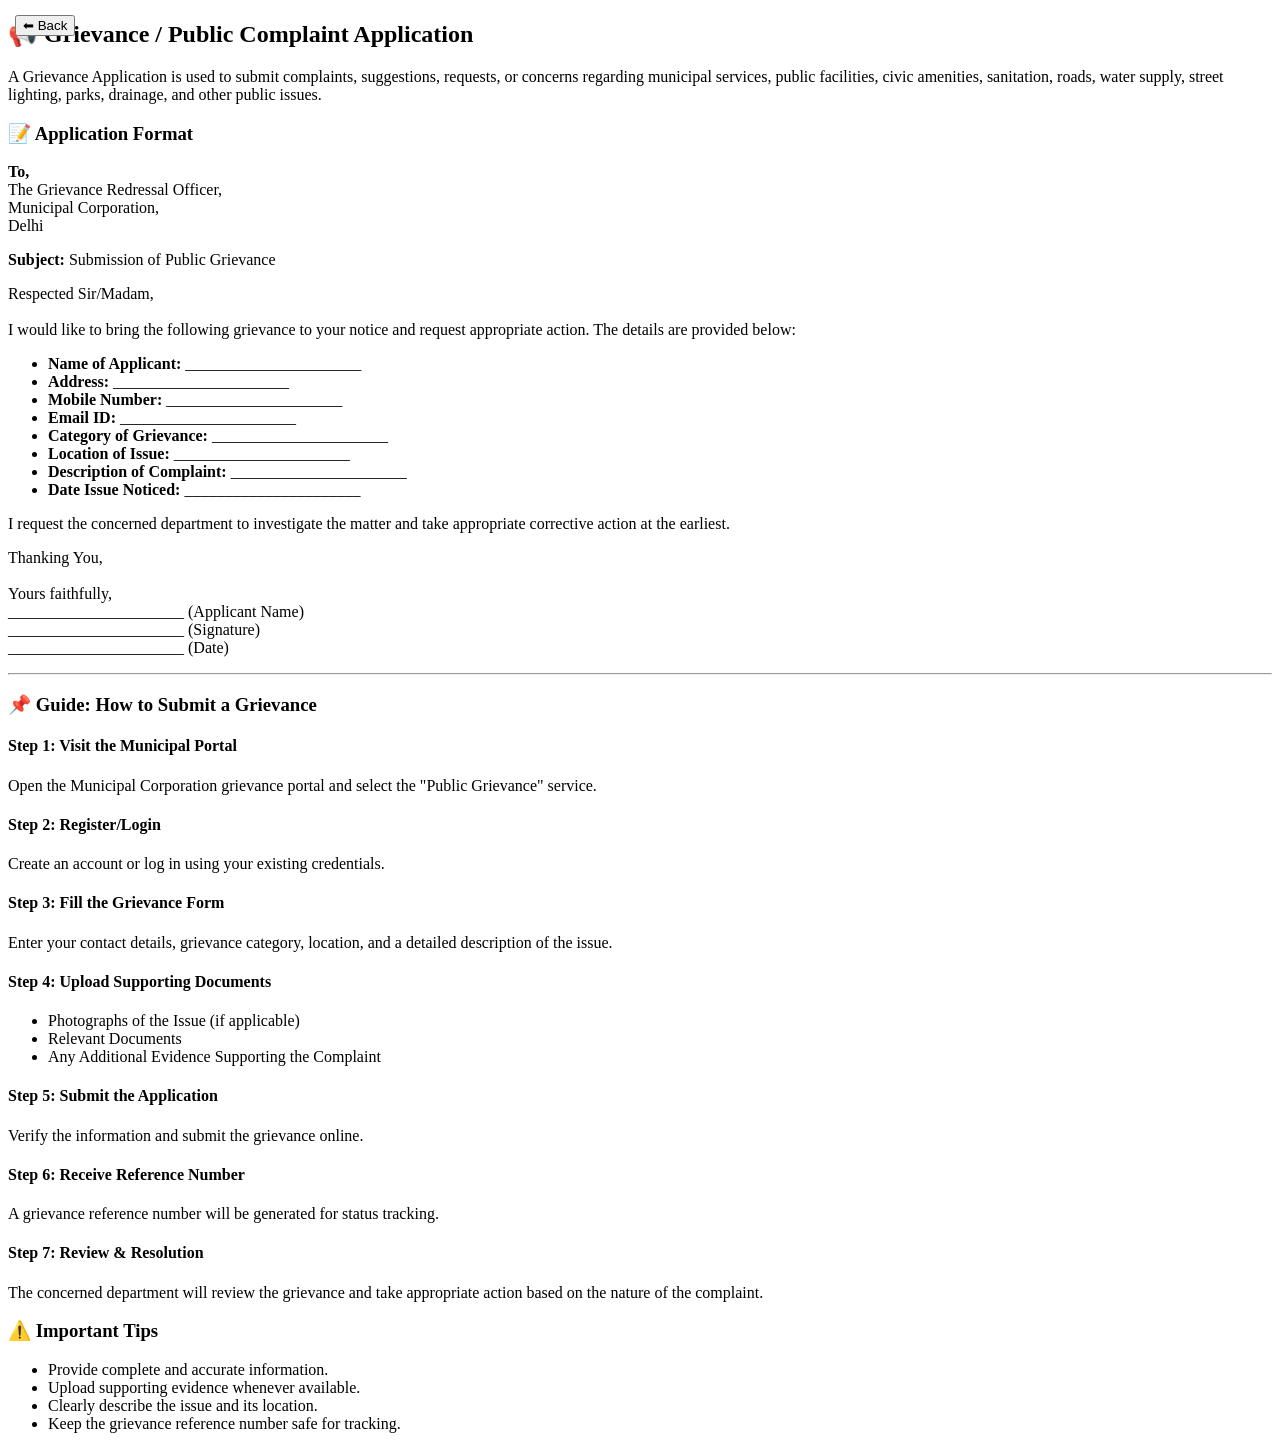
<file: grievance.html>
<!DOCTYPE html>
<html lang="en">
<head>
    <meta charset="UTF-8">
    <meta name="viewport" content="width=device-width, initial-scale=1.0">
    <title>Document</title>
</head>
<body>
    <div style="position: fixed; top: 15px; left: 15px; z-index: 1000;">
    <button onclick="window.location.href='index.html'">⬅ Back</button>
</div>

<div class="application">
    <h2>📢 Grievance / Public Complaint Application</h2>

    <p>
        A Grievance Application is used to submit complaints, suggestions,
        requests, or concerns regarding municipal services, public facilities,
        civic amenities, sanitation, roads, water supply, street lighting,
        parks, drainage, and other public issues.
    </p>

    <h3>📝 Application Format</h3>

    <p><b>To,</b><br>
    The Grievance Redressal Officer,<br>
    Municipal Corporation,<br>
    Delhi</p>

    <p><b>Subject:</b> Submission of Public Grievance</p>

    <p>
        Respected Sir/Madam,<br><br>

        I would like to bring the following grievance to your notice and request
        appropriate action. The details are provided below:
    </p>

    <ul>
        <li><b>Name of Applicant:</b> ______________________</li>
        <li><b>Address:</b> ______________________</li>
        <li><b>Mobile Number:</b> ______________________</li>
        <li><b>Email ID:</b> ______________________</li>
        <li><b>Category of Grievance:</b> ______________________</li>
        <li><b>Location of Issue:</b> ______________________</li>
        <li><b>Description of Complaint:</b> ______________________</li>
        <li><b>Date Issue Noticed:</b> ______________________</li>
    </ul>

    <p>
        I request the concerned department to investigate the matter and take
        appropriate corrective action at the earliest.
    </p>

    <p>
        Thanking You,<br><br>

        Yours faithfully,<br>
        ______________________ (Applicant Name)<br>
        ______________________ (Signature)<br>
        ______________________ (Date)
    </p>

    <hr>

    <h3>📌 Guide: How to Submit a Grievance</h3>

    <h4>Step 1: Visit the Municipal Portal</h4>
    <p>
        Open the Municipal Corporation grievance portal and select the
        "Public Grievance" service.
    </p>

    <h4>Step 2: Register/Login</h4>
    <p>
        Create an account or log in using your existing credentials.
    </p>

    <h4>Step 3: Fill the Grievance Form</h4>
    <p>
        Enter your contact details, grievance category, location,
        and a detailed description of the issue.
    </p>

    <h4>Step 4: Upload Supporting Documents</h4>
    <ul>
        <li>Photographs of the Issue (if applicable)</li>
        <li>Relevant Documents</li>
        <li>Any Additional Evidence Supporting the Complaint</li>
    </ul>

    <h4>Step 5: Submit the Application</h4>
    <p>
        Verify the information and submit the grievance online.
    </p>

    <h4>Step 6: Receive Reference Number</h4>
    <p>
        A grievance reference number will be generated for status tracking.
    </p>

    <h4>Step 7: Review & Resolution</h4>
    <p>
        The concerned department will review the grievance and take
        appropriate action based on the nature of the complaint.
    </p>

    <h3>⚠️ Important Tips</h3>

    <ul>
        <li>Provide complete and accurate information.</li>
        <li>Upload supporting evidence whenever available.</li>
        <li>Clearly describe the issue and its location.</li>
        <li>Keep the grievance reference number safe for tracking.</li>
    </ul>
</div>
</body>
</html>
</file>
<file: style.css>
body{
    margin:0;
    font-family:Arial;
}

#languagePopup{
    position:fixed;
    top:0;
    left:0;
    width:100%;
    height:100vh;
    background:#dfe5f5;

    display:flex;
    flex-direction:column;
    justify-content:center;
    align-items:center;
    gap:5px;

    z-index:1000;
}

#languagePopup button{
    padding:15px 40px;
    font-size:50px;
    cursor:pointer;
    border: 2px solid gray;
   text-shadow: 2px 2px 5px gray;
       box-shadow: 0 4px 12px rgba(0, 0, 0, 0.3);
       
}#hindiBtn,
#englishBtn {
    border-radius: 10px;
    width: 300px;
    height: 200px;
    transition: transform 0.3s ease;
}

#hindiBtn:hover,
#englishBtn:hover {
    transform: scale(1.1);
}
#mainContent{
    padding:40px;
}
#buttons{
height: 300px;
width: 700px;
display: flex;
justify-content: space-around;
}
#name{
    font-size: 50px;
    font-weight: bolder;
}
/*this is the next thing after we press the hindi btn*/


body{
    background:#f8f8fb;
}

/* Header */

header{
    display:flex;
    justify-content:space-between;
    align-items:center;
    padding:16px 40px;
    background:white;
    box-shadow:0 2px 5px rgba(0,0,0,.08);
}

.logo{
    display:flex;
    align-items:center;
    gap:12px;
}

.logo i{
    font-size:28px;
    color:#4f46e5;
}

.logo h2{
    font-size:20px;
    font-weight:500;
}

.lang{
    background:#eef0ff;
    color:#4f46e5;
    border:none;
    padding:10px 18px;
    border-radius:10px;
    cursor:pointer;
    font-size:15px;
}

/* Tabs */

.tabs{
    display:flex;
    gap:25px;
    background:white;
    padding:12px 40px;
    border-top:1px solid #e5e5e5;
    border-bottom:1px solid #e5e5e5;
}

.tabs button{
    border:none;
    background:none;
    cursor:pointer;
    font-size:16px;
    color:#555;
    padding-bottom:12px;
}

.tabs .active{
    color:#4f46e5;
    border-bottom:3px solid #4f46e5;
}

/* Main */

.container{
    width:95%;
    margin:auto;
    padding:30px 0;
}

/* Search */

.search{
    display:flex;
    align-items:center;
    gap:12px;
    background:white;
    border:1px solid #ddd;
    border-radius:12px;
    padding:14px 18px;
}

.search i{
    color:#888;
    font-size:18px;
}

.search input{
    width:100%;
    border:none;
    outline:none;
    font-size:17px;
    background:transparent;
}

/* Filters */

.filters{
    display:flex;
    align-items:center;
    gap:10px;
    margin:20px 0;
    flex-wrap:wrap;
}

.filterIcon{
    font-size:20px;
    color:#666;
}

.filters button{
    background:white;
    border:1px solid #ddd;
    padding:10px 18px;
    border-radius:10px;
    cursor:pointer;
    font-size:15px;
}

.selected{
    background:#4f46e5 !important;
    color:white;
}

/* Heading */

h3{
    font-size:18px;
    color:#555;
    margin:35px 0 20px;
}

/* Cards */

.cards{
    display:grid;
    grid-template-columns:repeat(3,1fr);
    gap:25px;
}

.card{
    background:white;
    border-radius:14px;
    padding:24px;
    box-shadow:0 2px 8px rgba(0,0,0,.08);
    transition:.3s;

    display:flex;
    flex-direction:column;

    min-height:300px;
}

.card:hover{
    transform:translateY(-3px);
}

.card h2{
    font-size:18px;
    font-weight:500;
    line-height:1.4;
}

.card p{
    margin-top:14px;
    font-size:15px;
    color:#666;
    line-height:1.5;

    flex-grow:1;
}

.card span{
    display:block;
    margin-top:15px;
    color:#666;
    font-size:14px;
}

.card button{
    margin-top:20px;
    width:100%;
    border:none;
    background:#4f46e5;
    color:white;
    padding:12px;
    border-radius:10px;
    cursor:pointer;
    font-size:16px;
    transition:.3s;
}

.card button:hover{
    transform:scale(1.02);
    box-shadow:0 5px 15px rgba(79,70,229,.35);
}

/* Responsive */

@media(max-width:1000px){
    .cards{
        grid-template-columns:repeat(2,1fr);
    }
}

@media(max-width:700px){
    .cards{
        grid-template-columns:1fr;
    }

    header{
        padding:15px;
    }

    .tabs{
        padding:12px 15px;
    }

    .container{
        width:92%;
    }
}
.ApplicationFormat{
    display: none;
}
.ALLboard{
    border: 2px solid black;
}
/* Fix for layout shift when toggling visibility */
.ALLboards,
.search,
.filters,
.cards {
    transition: all 0.3s ease;
}

.cards {
    display: flex;
    flex-wrap: wrap;
    gap: 20px;
    width: 100%;
}

.card {
    flex: 1 1 350px;           /* Prevents stretching */
    max-width: 380px;          /* Keeps consistent card size */
    box-sizing: border-box;
    height: fit-content;       /* Important fix */
}

.ALLboards {
    width: 100%;
}


body {
    background: #f7f8fc;
    color: #0f172a;
    padding: 40px;
}

.container {
    max-width: 1300px;
    margin: auto;
}

h1 {
    font-size: 42px;
    font-weight: 700;
    margin-bottom: 10px;
}

.subtitle {
    color: #64748b;
    font-size: 18px;
    margin-bottom: 35px;
}

/* Search Box */
.search-box {
    display: flex;
    align-items: center;
    background: #fff;
    border: 1px solid #dce1ea;
    border-radius: 14px;
    padding: 16px 20px;
    margin-bottom: 30px;
}

.search-box i {
    color: #94a3b8;
    font-size: 18px;
}

.search-box input {
    border: none;
    outline: none;
    width: 100%;
    margin-left: 14px;
    font-size: 17px;
    color: #334155;
}

.count {
    font-size: 18px;
    color: #334155;
    margin-bottom: 25px;
}

/* Grid */
.cards-grid {
    display: grid;
    grid-template-columns: repeat(auto-fit, minmax(550px, 1fr));
    gap: 22px;
}

/* Card */
.card {
    background: #fff;
    border: 1px solid #e5e7eb;
    border-radius: 18px;
    padding: 30px;
    display: flex;
    gap: 20px;
    transition: 0.3s ease;
}

.card:hover {
    transform: translateY(-3px);
    box-shadow: 0 10px 25px rgba(0,0,0,0.08);
}

.icon-box {
    width: 62px;
    height: 62px;
    min-width: 62px;
    background: #e9eaff;
    border-radius: 16px;
    display: flex;
    justify-content: center;
    align-items: center;
}

.icon-box i {
    color: #4f46e5;
    font-size: 28px;
}

.card-content h3 {
    font-size: 30px;
    font-weight: 700;
    margin-bottom: 6px;
}

.category {
    color: #4f46e5;
    font-size: 17px;
    display: inline-block;
    margin-bottom: 15px;
}

.card-content p {
    color: #475569;
    font-size: 17px;
    margin-bottom: 25px;
}

.download-btn {
    background: #4f46e5;
    color: white;
    border: none;
    border-radius: 12px;
    padding: 14px 24px;
    font-size: 16px;
    font-weight: 600;
    cursor: pointer;
    display: inline-flex;
    align-items: center;
    gap: 10px;
    transition: 0.3s ease;
}

.download-btn:hover {
    background: #4338ca;
}

.search-boxtwo{
    height: 2px;
    width: 5px;
}

@media (max-width: 768px) {
    .cards-grid {
        grid-template-columns: 1fr;
    }

    .card {
        flex-direction: column;
    }

    .card-content h3 {
        font-size: 24px;
    }
}
.cards{
    display:grid;
    grid-template-columns:repeat(3,1fr);
    gap:25px;
}

.card-new{
    background:white;
    border-radius:14px;
    padding:24px;
    box-shadow:0 2px 8px rgba(0,0,0,.08);
    transition:.3s;

    display:flex;
    flex-direction:column;

    min-height:300px;
}

.card-new:hover{
    transform:translateY(-3px);
}

.card-new h2{
    font-size:18px;
    font-weight:500;
    line-height:1.4;
}

.card-new p{
    margin-top:14px;
    font-size:15px;
    color:#666;
    line-height:1.5;

    flex-grow:1;
}

.card-new span{
    display:block;
    margin-top:15px;
    color:#666;
    font-size:14px;
}

.card-new button{
    margin-top:20px;
    width:100%;
    border:none;
    background:#4f46e5;
    color:white;
    padding:12px;
    border-radius:10px;
    cursor:pointer;
    font-size:16px;
    transition:.3s;
}

.card-new button:hover{
    transform:scale(1.02);
    box-shadow:0 5px 15px rgba(79,70,229,.35);
}
@media (max-width: 768px) {
    .cards {
        grid-template-columns: 1fr;
    }
}
.splus{
        width:100%;
    max-width:100px; /* Maximum size */
    height:auto;
    display:block;
}
#splusaime{
    height: 180px;
    width: 100px;
    display: flex;
    flex-wrap: wrap;
    border-radius: 5px;
}
@media screen and (max-width: 768px){

    #languagePopup{
        width:100%;
        padding:15px;
        overflow-x:hidden;
    }

    #name{
        font-size:40px;
        white-space:normal;
        text-align:center;
    }

    #name img{
        width:80px;
        height:80px;
    }

    #buttons{
        display:flex;
        flex-direction:column;
        gap:15px;
        align-items:center;
    }

    #buttons button{
        width:90%;
        max-width:300px;
    }

    h1{
        font-size:2rem;
    }

    p{
        text-align:center;
    }
}
</file>
